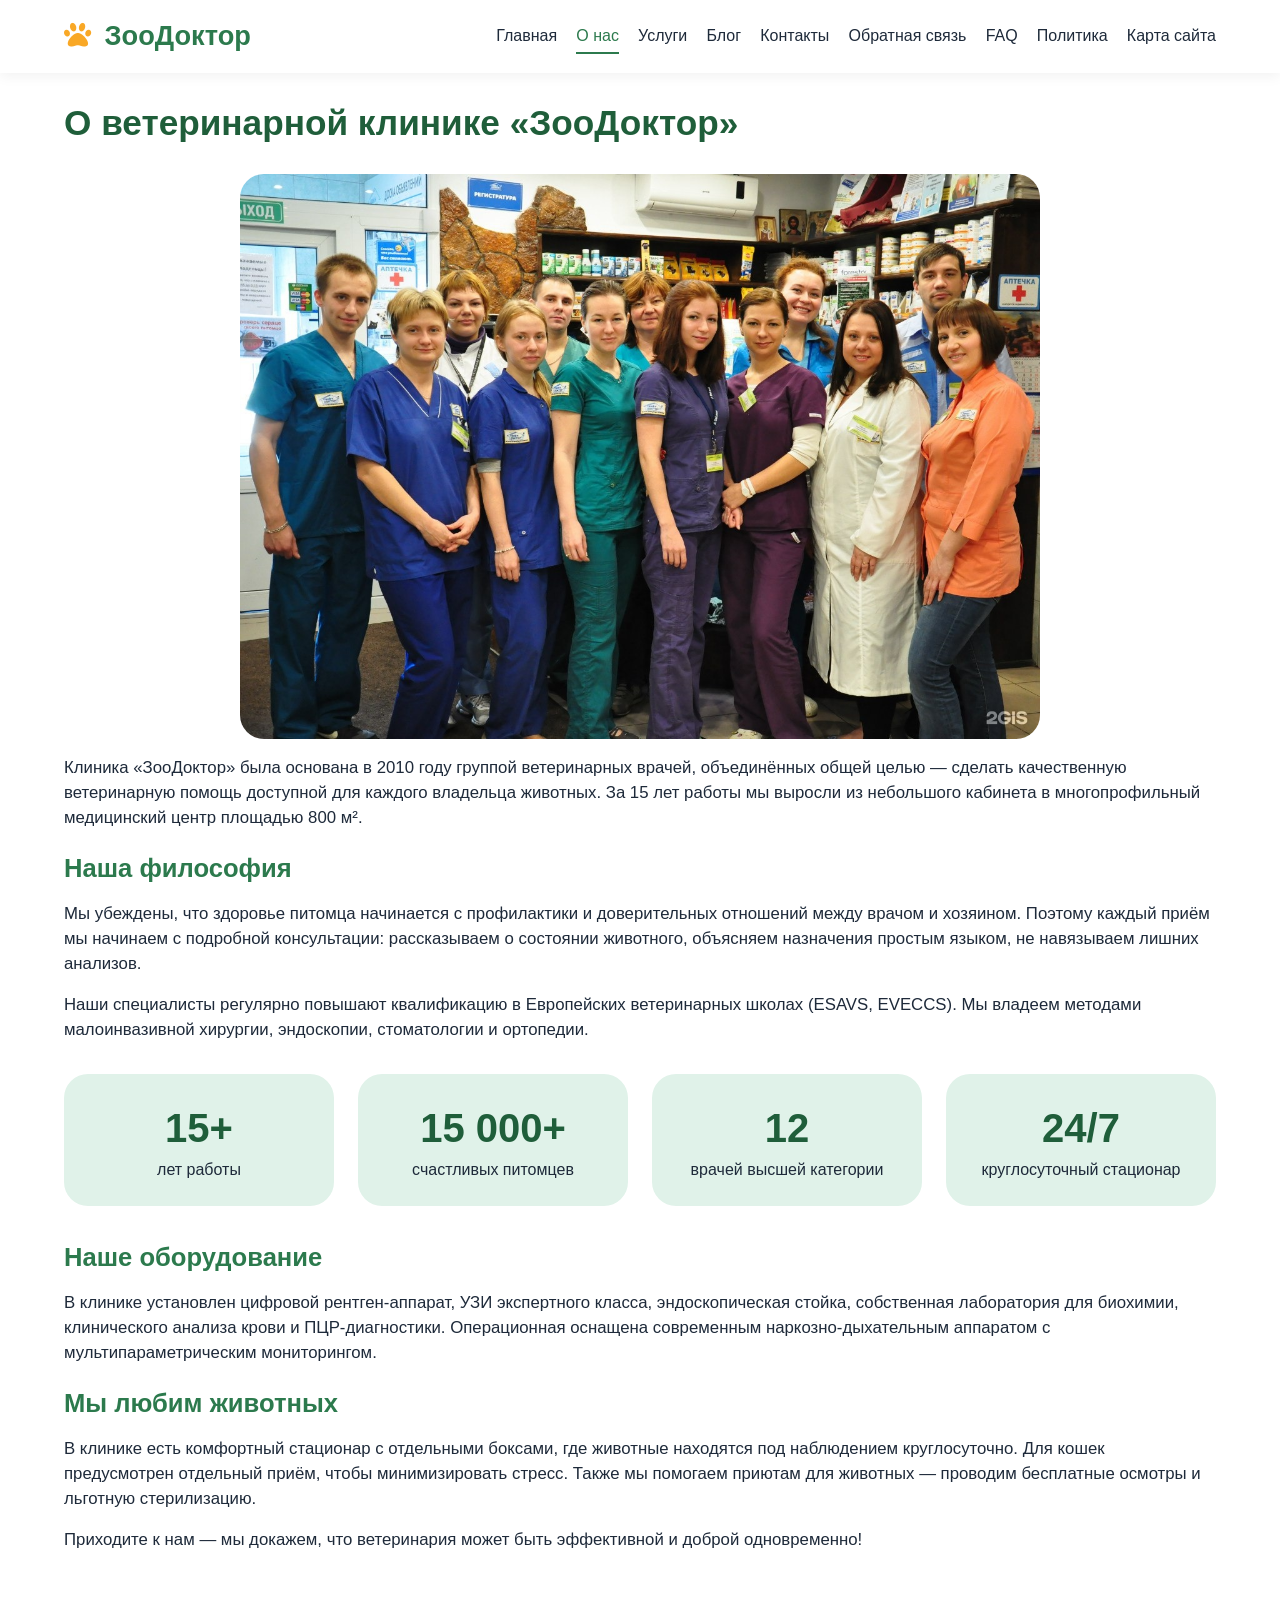
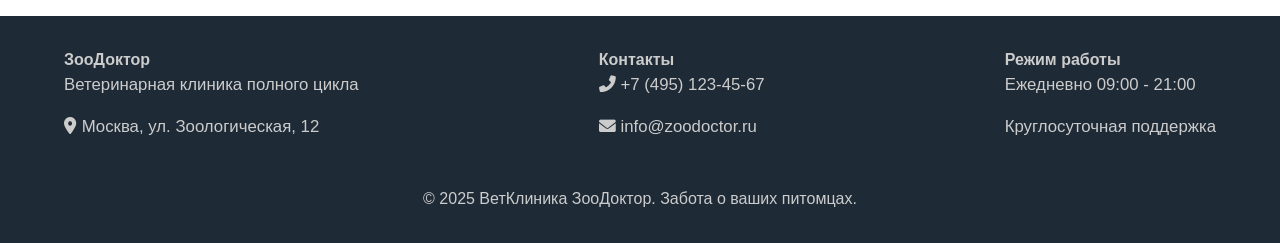
<file: VetClinica/about.html>
<!DOCTYPE html>
<html lang="ru">
<head>
    <meta charset="UTF-8">
    <meta name="viewport" content="width=device-width, initial-scale=1.0">
    <title>ЗооДоктор - О нас</title>
    <link rel="stylesheet" href="https://cdnjs.cloudflare.com/ajax/libs/font-awesome/6.0.0-beta3/css/all.min.css">
    <link rel="stylesheet" href="about.css">
</head>
<body>
<header>
    <div class="container">
        <div class="navbar">
            <div class="logo"><a href="index.html"><i class="fas fa-paw"></i> ЗооДоктор</a></div>
            <button class="nav-toggle" id="navToggle"><i class="fas fa-bars"></i></button>
            <ul class="nav-menu" id="navMenu">
                <li><a href="index.html">Главная</a></li>
                <li><a href="about.html" class="active">О нас</a></li>
                <li><a href="catalog.html">Услуги</a></li>
                <li><a href="blog.html">Блог</a></li>
                <li><a href="contacts.html">Контакты</a></li>
                <li><a href="feedback.html">Обратная связь</a></li>
                <li><a href="faq.html">FAQ</a></li>
                <li><a href="privacy.html">Политика</a></li>
                <li><a href="sitemap.html">Карта сайта</a></li>
            </ul>
        </div>
    </div>
</header>
<main class="container">
    <h1>О ветеринарной клинике «ЗооДоктор»</h1>
    <img src="hh.png" alt="Команда врачей клиники ЗооДоктор">
    
    <p>Клиника «ЗооДоктор» была основана в 2010 году группой ветеринарных врачей, объединённых общей целью — сделать качественную ветеринарную помощь доступной для каждого владельца животных. За 15 лет работы мы выросли из небольшого кабинета в многопрофильный медицинский центр площадью 800 м².</p>
    
    <h2>Наша философия</h2>
    <p>Мы убеждены, что здоровье питомца начинается с профилактики и доверительных отношений между врачом и хозяином. Поэтому каждый приём мы начинаем с подробной консультации: рассказываем о состоянии животного, объясняем назначения простым языком, не навязываем лишних анализов.</p>
    <p>Наши специалисты регулярно повышают квалификацию в Европейских ветеринарных школах (ESAVS, EVECCS). Мы владеем методами малоинвазивной хирургии, эндоскопии, стоматологии и ортопедии.</p>
    
    <div class="stats">
        <div class="stat-card"><div class="number">15+</div><div>лет работы</div></div>
        <div class="stat-card"><div class="number">15 000+</div><div>счастливых питомцев</div></div>
        <div class="stat-card"><div class="number">12</div><div>врачей высшей категории</div></div>
        <div class="stat-card"><div class="number">24/7</div><div>круглосуточный стационар</div></div>
    </div>
    
    <h2>Наше оборудование</h2>
    <p>В клинике установлен цифровой рентген-аппарат, УЗИ экспертного класса, эндоскопическая стойка, собственная лаборатория для биохимии, клинического анализа крови и ПЦР-диагностики. Операционная оснащена современным наркозно-дыхательным аппаратом с мультипараметрическим мониторингом.</p>
    
    <h2>Мы любим животных</h2>
    <p>В клинике есть комфортный стационар с отдельными боксами, где животные находятся под наблюдением круглосуточно. Для кошек предусмотрен отдельный приём, чтобы минимизировать стресс. Также мы помогаем приютам для животных — проводим бесплатные осмотры и льготную стерилизацию.</p>
    <p>Приходите к нам — мы докажем, что ветеринария может быть эффективной и доброй одновременно!</p>
</main>
<footer>
    <div class="container">
        <div class="footer-content">
            <div class="footer-col"><h4>ЗооДоктор</h4><p>Ветеринарная клиника полного цикла</p><p><i class="fas fa-map-marker-alt"></i> Москва, ул. Зоологическая, 12</p></div>
            <div class="footer-col"><h4>Контакты</h4><p><i class="fas fa-phone-alt"></i> +7 (495) 123-45-67</p><p><i class="fas fa-envelope"></i> info@zoodoctor.ru</p></div>
            <div class="footer-col"><h4>Режим работы</h4><p>Ежедневно 09:00 - 21:00</p><p>Круглосуточная поддержка</p></div>
        </div>
        <div style="text-align:center; margin-top:2rem;">&copy; 2025 ВетКлиника ЗооДоктор. Забота о ваших питомцах.</div>
    </div>
</footer>
<script>document.getElementById('navToggle')?.addEventListener('click',()=>document.getElementById('navMenu').classList.toggle('show'));</script>
</body>
</html>
</file>
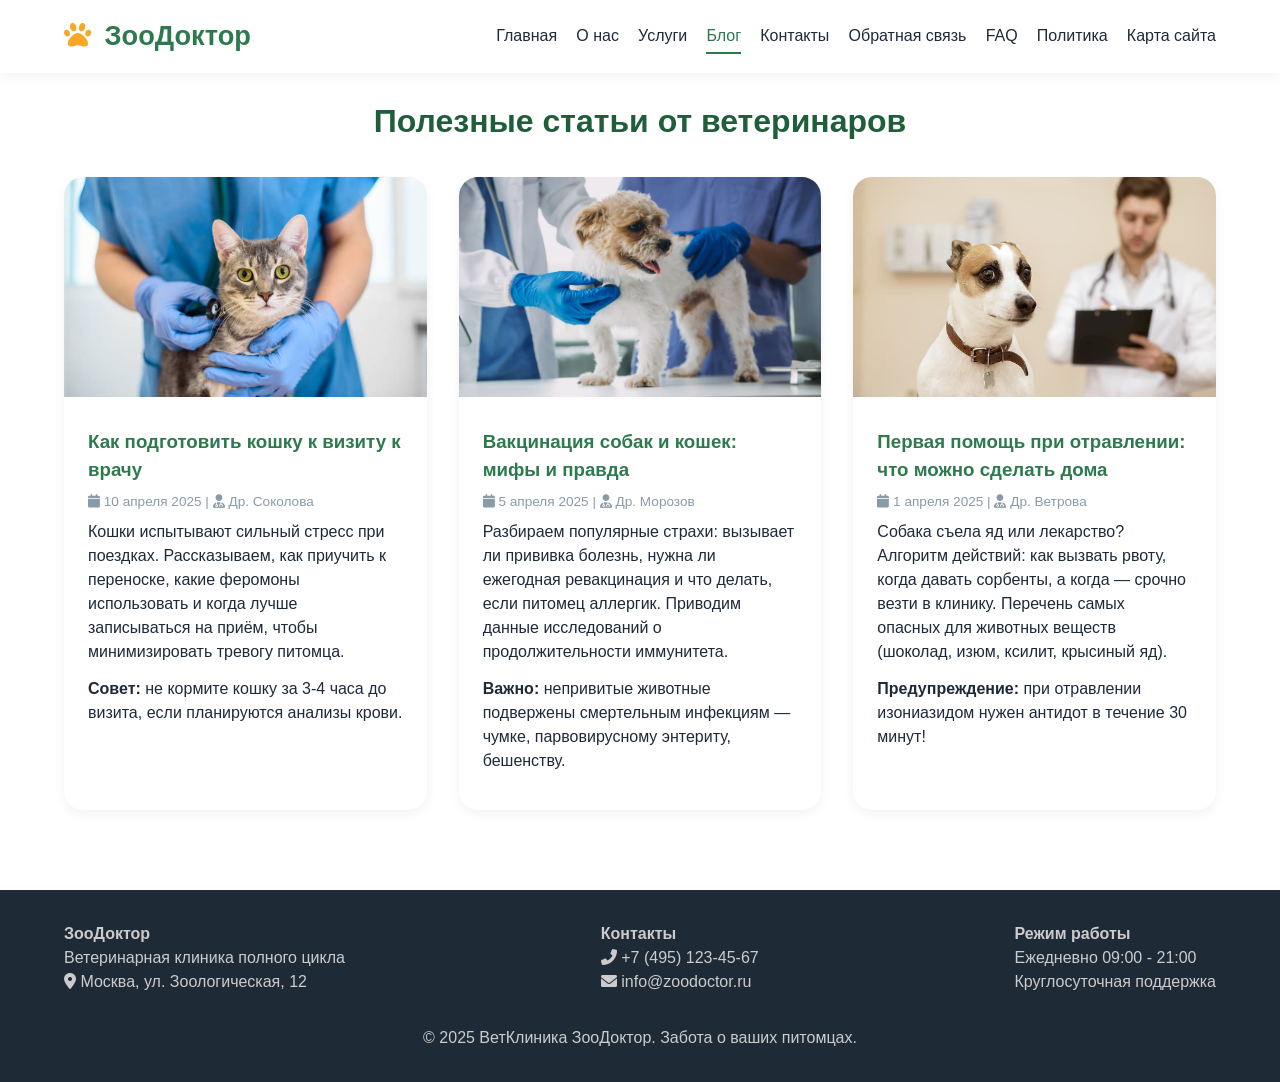
<file: VetClinica/blog.html>
<!DOCTYPE html>
<html lang="ru">

<head>
    <meta charset="UTF-8">
    <meta name="viewport" content="width=device-width, initial-scale=1.0">
    <title>ЗооДоктор - Блог</title>
    <link rel="stylesheet" href="https://cdnjs.cloudflare.com/ajax/libs/font-awesome/6.0.0-beta3/css/all.min.css">
    <link rel="stylesheet" href="blog.css">
</head>

<body>
    <header>
        <div class="container">
            <div class="navbar">
                <div class="logo"><a href="index.html"><i class="fas fa-paw"></i> ЗооДоктор</a></div>
                <button class="nav-toggle" id="navToggle"><i class="fas fa-bars"></i></button>
                <ul class="nav-menu" id="navMenu">
                    <li><a href="index.html">Главная</a></li>
                    <li><a href="about.html">О нас</a></li>
                    <li><a href="catalog.html">Услуги</a></li>
                    <li><a href="blog.html" class="active">Блог</a></li>
                    <li><a href="contacts.html">Контакты</a></li>
                    <li><a href="feedback.html">Обратная связь</a></li>
                    <li><a href="faq.html">FAQ</a></li>
                    <li><a href="privacy.html">Политика</a></li>
                    <li><a href="sitemap.html">Карта сайта</a></li>
                </ul>
            </div>
        </div>
    </header>
    <main class="container">
        <h1>Полезные статьи от ветеринаров</h1>
        <div class="blog-grid">
            <div class="blog-card"><img src="img/кошка.jpg" alt="Кошка у ветеринара">
                <div class="content">
                    <h3>Как подготовить кошку к визиту к врачу</h3>
                    <div class="meta"><i class="fas fa-calendar"></i> 10 апреля 2025 | <i class="fas fa-user-md"></i>
                        Др. Соколова</div>
                    <p>Кошки испытывают сильный стресс при поездках. Рассказываем, как приучить к переноске, какие
                        феромоны использовать и когда лучше записываться на приём, чтобы минимизировать тревогу питомца.
                    </p>
                    <p><strong>Совет:</strong> не кормите кошку за 3-4 часа до визита, если планируются анализы крови.
                    </p>
                </div>
            </div>
            <div class="blog-card"><img src="img/собака.jpg" alt="Вакцинация собаки">
                <div class="content">
                    <h3>Вакцинация собак и кошек: мифы и правда</h3>
                    <div class="meta"><i class="fas fa-calendar"></i> 5 апреля 2025 | <i class="fas fa-user-md"></i> Др.
                        Морозов</div>
                    <p>Разбираем популярные страхи: вызывает ли прививка болезнь, нужна ли ежегодная ревакцинация и что
                        делать, если питомец аллергик. Приводим данные исследований о продолжительности иммунитета.</p>
                    <p><strong>Важно:</strong> непривитые животные подвержены смертельным инфекциям — чумке,
                        парвовирусному энтериту, бешенству.</p>
                </div>
            </div>
            <div class="blog-card"><img src="img/соббббака.jpg" alt="Первая помощь собаке">
                <div class="content">
                    <h3>Первая помощь при отравлении: что можно сделать дома</h3>
                    <div class="meta"><i class="fas fa-calendar"></i> 1 апреля 2025 | <i class="fas fa-user-md"></i> Др.
                        Ветрова</div>
                    <p>Собака съела яд или лекарство? Алгоритм действий: как вызвать рвоту, когда давать сорбенты, а
                        когда — срочно везти в клинику. Перечень самых опасных для животных веществ (шоколад, изюм,
                        ксилит, крысиный яд).</p>
                    <p><strong>Предупреждение:</strong> при отравлении изониазидом нужен антидот в течение 30 минут!</p>
                </div>
            </div>
        </div>
    </main>
    <footer>
        <div class="container">
            <div class="footer-content">
                <div class="footer-col">
                    <h4>ЗооДоктор</h4>
                    <p>Ветеринарная клиника полного цикла</p>
                    <p><i class="fas fa-map-marker-alt"></i> Москва, ул. Зоологическая, 12</p>
                </div>
                <div class="footer-col">
                    <h4>Контакты</h4>
                    <p><i class="fas fa-phone-alt"></i> +7 (495) 123-45-67</p>
                    <p><i class="fas fa-envelope"></i> info@zoodoctor.ru</p>
                </div>
                <div class="footer-col">
                    <h4>Режим работы</h4>
                    <p>Ежедневно 09:00 - 21:00</p>
                    <p>Круглосуточная поддержка</p>
                </div>
            </div>
            <div style="text-align:center; margin-top:2rem;">&copy; 2025 ВетКлиника ЗооДоктор. Забота о ваших питомцах.
            </div>
        </div>
    </footer>
    <script>docume
            < script >
            document.getElementById('navToggle')?.addEventListener('click', () => document.getElementById('navMenu').classList.toggle('show'));
        document.getElementById('subscribeForm')?.addEventListener('submit', (e) => {
            e.preventDefault();
            document.getElementById('subMsg').innerHTML = '<span style="color:#2c7a4d;">Спасибо! Вы подписаны на рассылку.</span>';
            e.target.reset();
        });
    </script>
</body>

</html>
</file>
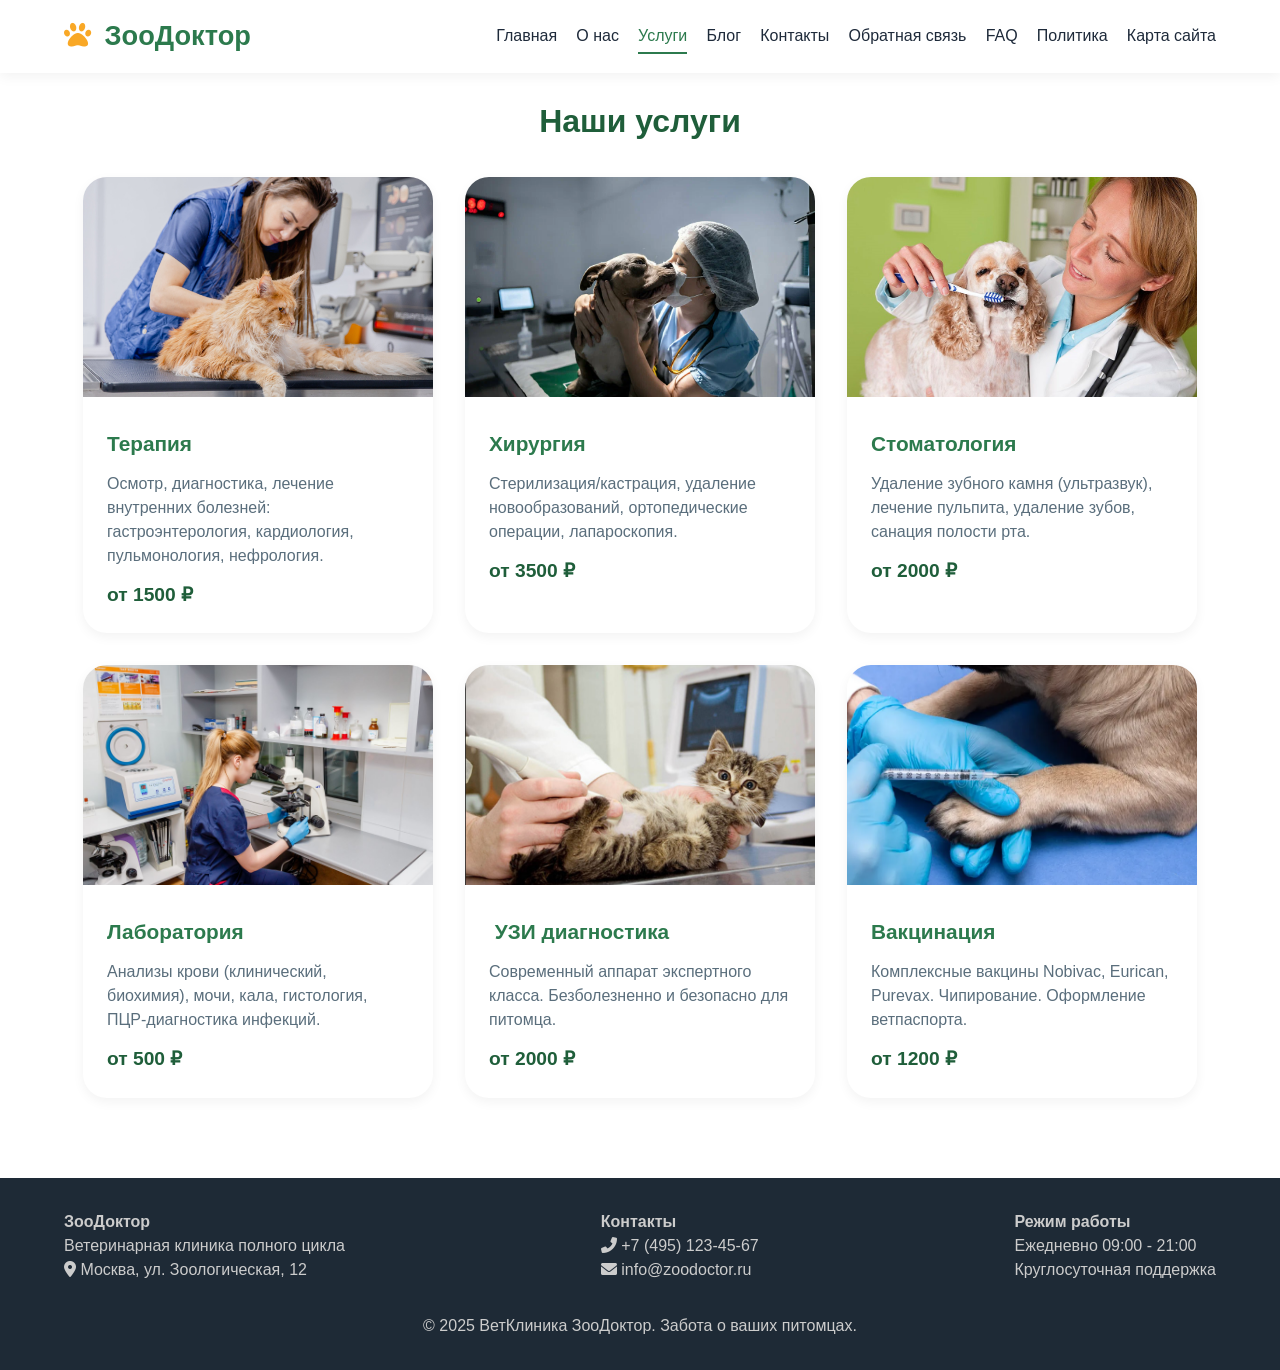
<file: VetClinica/catalog.html>
<!DOCTYPE html>
<html lang="ru">

<head>
    <meta charset="UTF-8">
    <meta name="viewport" content="width=device-width, initial-scale=1.0">
    <title>ЗооДоктор - Услуги</title>
    <link rel="stylesheet" href="https://cdnjs.cloudflare.com/ajax/libs/font-awesome/6.0.0-beta3/css/all.min.css">
    <link rel="stylesheet" href="catalog.css">
</head>

<body>
    <header>
        <div class="container">
            <div class="navbar">
                <div class="logo"><a href="index.html"><i class="fas fa-paw"></i> ЗооДоктор</a></div>
                <button class="nav-toggle" id="navToggle"><i class="fas fa-bars"></i></button>
                <ul class="nav-menu" id="navMenu">
                    <li><a href="index.html">Главная</a></li>
                    <li><a href="about.html">О нас</a></li>
                    <li><a href="catalog.html" class="active">Услуги</a></li>
                    <li><a href="blog.html">Блог</a></li>
                    <li><a href="contacts.html">Контакты</a></li>
                    <li><a href="feedback.html">Обратная связь</a></li>
                    <li><a href="faq.html">FAQ</a></li>
                    <li><a href="privacy.html">Политика</a></li>
                    <li><a href="sitemap.html">Карта сайта</a></li>
                </ul>
            </div>
        </div>
    </header>
    <main class="container">
        <h1>Наши услуги</h1>
        <div class="cards">
            <div class="card"><img src="img/ф.jpg" alt="Терапия">
                <div class="card-content">
                    <h3>Терапия</h3>
                    <p>Осмотр, диагностика, лечение внутренних болезней: гастроэнтерология, кардиология, пульмонология,
                        нефрология.</p>
                    <div class="price">от 1500 ₽</div>
                </div>
            </div>
            <div class="card"><img src="img/п.png" alt="Хирургия">
                <div class="card-content">
                    <h3>Хирургия</h3>
                    <p>Стерилизация/кастрация, удаление новообразований, ортопедические операции, лапароскопия.</p>
                    <div class="price">от 3500 ₽</div>
                </div>
            </div>
            <div class="card"><img src="img/стоматология.jpg" alt="Стоматология">
                <div class="card-content">
                    <h3>Стоматология</h3>
                    <p>Удаление зубного камня (ультразвук), лечение пульпита, удаление зубов, санация полости рта.</p>
                    <div class="price">от 2000 ₽</div>
                </div>
            </div>
            <div class="card"><img src="img/лаборатория.jpg" alt="Лаборатория">
                <div class="card-content">
                    <h3>Лаборатория</h3>
                    <p>Анализы крови (клинический, биохимия), мочи, кала, гистология, ПЦР-диагностика инфекций.</p>
                    <div class="price">от 500 ₽</div>
                </div>
            </div>
            <a href="service-detail.html" class="card" style="text-decoration: none; display: block;">
                <img src="img/узи.png" alt="УЗИ диагностика">
                <div class="card-content">
                    <h3><i class="fas fa-waveform"></i> УЗИ диагностика</h3>
                    <p>Современный аппарат экспертного класса. Безболезненно и безопасно для питомца.</p>
                    <div class="price">от 2000 ₽</div>
                </div>
            </a>
            <div class="card"><img src="img/вакцинация.webp" alt="Вакцинация">
                <div class="card-content">
                    <h3>Вакцинация</h3>
                    <p>Комплексные вакцины Nobivac, Eurican, Purevax. Чипирование. Оформление ветпаспорта.</p>
                    <div class="price">от 1200 ₽</div>
                </div>
            </div>
        </div>
    </main>
    <footer>
        <div class="container">
            <div class="footer-content">
                <div class="footer-col">
                    <h4>ЗооДоктор</h4>
                    <p>Ветеринарная клиника полного цикла</p>
                    <p><i class="fas fa-map-marker-alt"></i> Москва, ул. Зоологическая, 12</p>
                </div>
                <div class="footer-col">
                    <h4>Контакты</h4>
                    <p><i class="fas fa-phone-alt"></i> +7 (495) 123-45-67</p>
                    <p><i class="fas fa-envelope"></i> info@zoodoctor.ru</p>
                </div>
                <div class="footer-col">
                    <h4>Режим работы</h4>
                    <p>Ежедневно 09:00 - 21:00</p>
                    <p>Круглосуточная поддержка</p>
                </div>
            </div>
            <div style="text-align:center; margin-top:2rem;">&copy; 2025 ВетКлиника ЗооДоктор. Забота о ваших питомцах.
            </div>
        </div>
    </footer>
    <script>docume
            < script > document.getElementById('navToggle')?.addEventListener('click', () => document.getElementById('navMenu').classList.toggle('show'));</script>
</body>

</html>
</file>
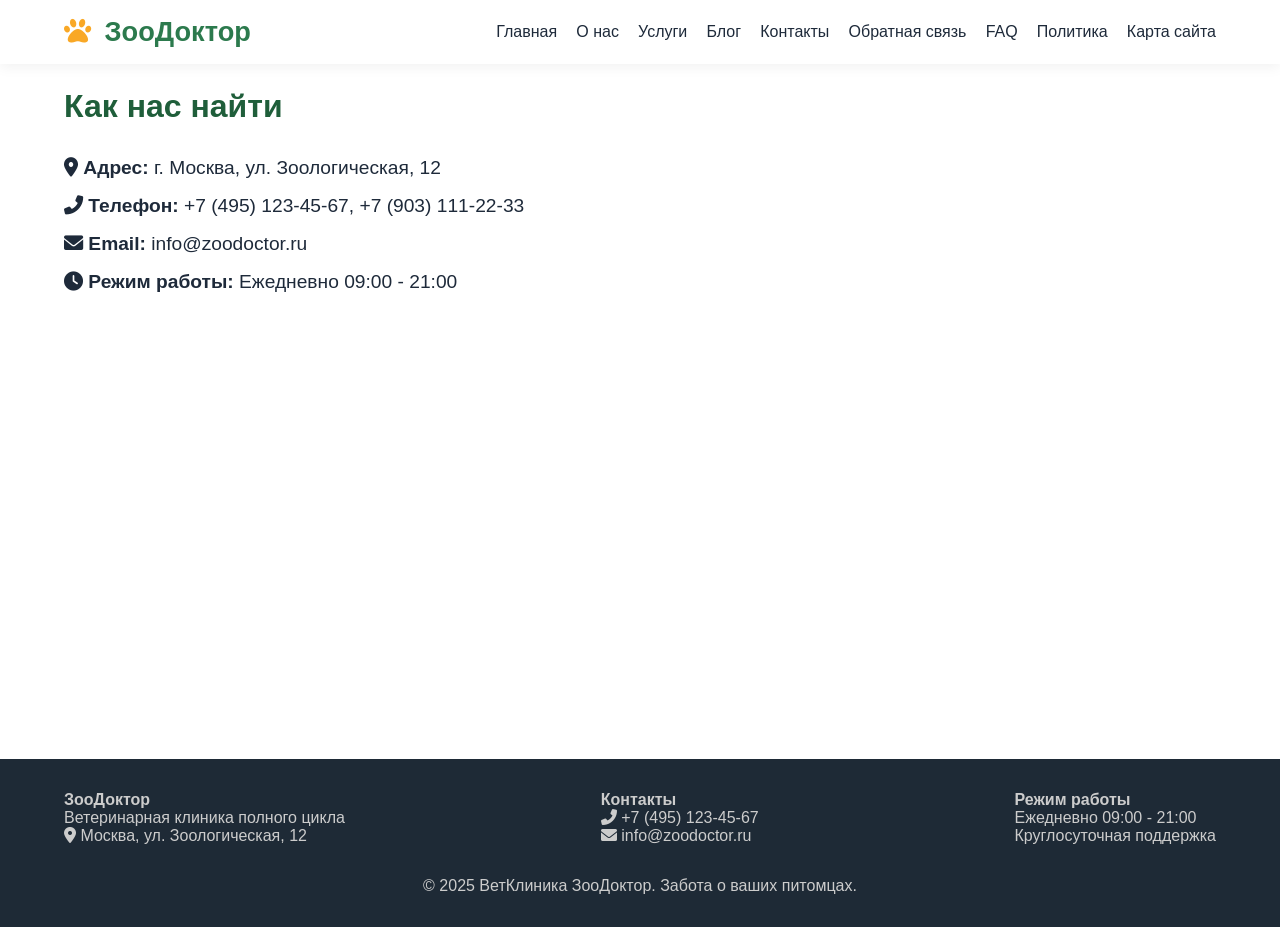
<file: VetClinica/contacts.html>
<!DOCTYPE html>
<html lang="ru">

<head>
    <meta charset="UTF-8">
    <meta name="viewport" content="width=device-width, initial-scale=1.0">
    <title>ЗооДоктор - Контакты</title>
    <link rel="stylesheet" href="https://cdnjs.cloudflare.com/ajax/libs/font-awesome/6.0.0-beta3/css/all.min.css">
    <link rel="stylesheet" href="contacts.css">
</head>

<body>
    <header>
        <div class="container">
            <div class="navbar">
                <div class="logo"><a href="index.html"><i class="fas fa-paw"></i> ЗооДоктор</a></div><button
                    class="nav-toggle" id="navToggle"><i class="fas fa-bars"></i></button>
                <ul class="nav-menu" id="navMenu">
                    <li><a href="index.html">Главная</a></li>
                    <li><a href="about.html">О нас</a></li>
                    <li><a href="catalog.html">Услуги</a></li>
                    <li><a href="blog.html">Блог</a></li>
                    <li><a href="contacts.html">Контакты</a></li>
                    <li><a href="feedback.html">Обратная связь</a></li>
                    <li><a href="faq.html">FAQ</a></li>
                    <li><a href="privacy.html">Политика</a></li>
                    <li><a href="sitemap.html">Карта сайта</a></li>
                </ul>
            </div>
        </div>
    </header>
    <main class="container">
        <h1>Как нас найти</h1>
        <div class="contact-info">
            <p><i class="fas fa-map-marker-alt"></i> <strong>Адрес:</strong> г. Москва, ул. Зоологическая, 12</p>
            <p><i class="fas fa-phone-alt"></i> <strong>Телефон:</strong> +7 (495) 123-45-67, +7 (903) 111-22-33</p>
            <p><i class="fas fa-envelope"></i> <strong>Email:</strong> info@zoodoctor.ru</p>
            <p><i class="fas fa-clock"></i> <strong>Режим работы:</strong> Ежедневно 09:00 - 21:00</p>
        </div>
        <iframe width="100%" height="350" style="border:0; border-radius:24px;"
            src="https://www.openstreetmap.org/export/embed.html?bbox=37.617%2C55.751%2C37.619%2C55.753&layer=mapnik&marker=55.752%2C37.618"></iframe>
    </main>
    <footer>
        <div class="container">
            <div class="footer-content">
                <div class="footer-col">
                    <h4>ЗооДоктор</h4>
                    <p>Ветеринарная клиника полного цикла</p>
                    <p><i class="fas fa-map-marker-alt"></i> Москва, ул. Зоологическая, 12</p>
                </div>
                <div class="footer-col">
                    <h4>Контакты</h4>
                    <p><i class="fas fa-phone-alt"></i> +7 (495) 123-45-67</p>
                    <p><i class="fas fa-envelope"></i> info@zoodoctor.ru</p>
                </div>
                <div class="footer-col">
                    <h4>Режим работы</h4>
                    <p>Ежедневно 09:00 - 21:00</p>
                    <p>Круглосуточная поддержка</p>
                </div>
            </div>
            <div style="text-align:center; margin-top:2rem;">&copy; 2025 ВетКлиника ЗооДоктор. Забота о ваших питомцах.
            </div>
        </div>
    </footer>
    <script>docume
            < script > document.getElementById('navToggle')?.addEventListener('click', () => document.getElementById('navMenu').classList.toggle('show'));</script>
</body>

</html>
</file>
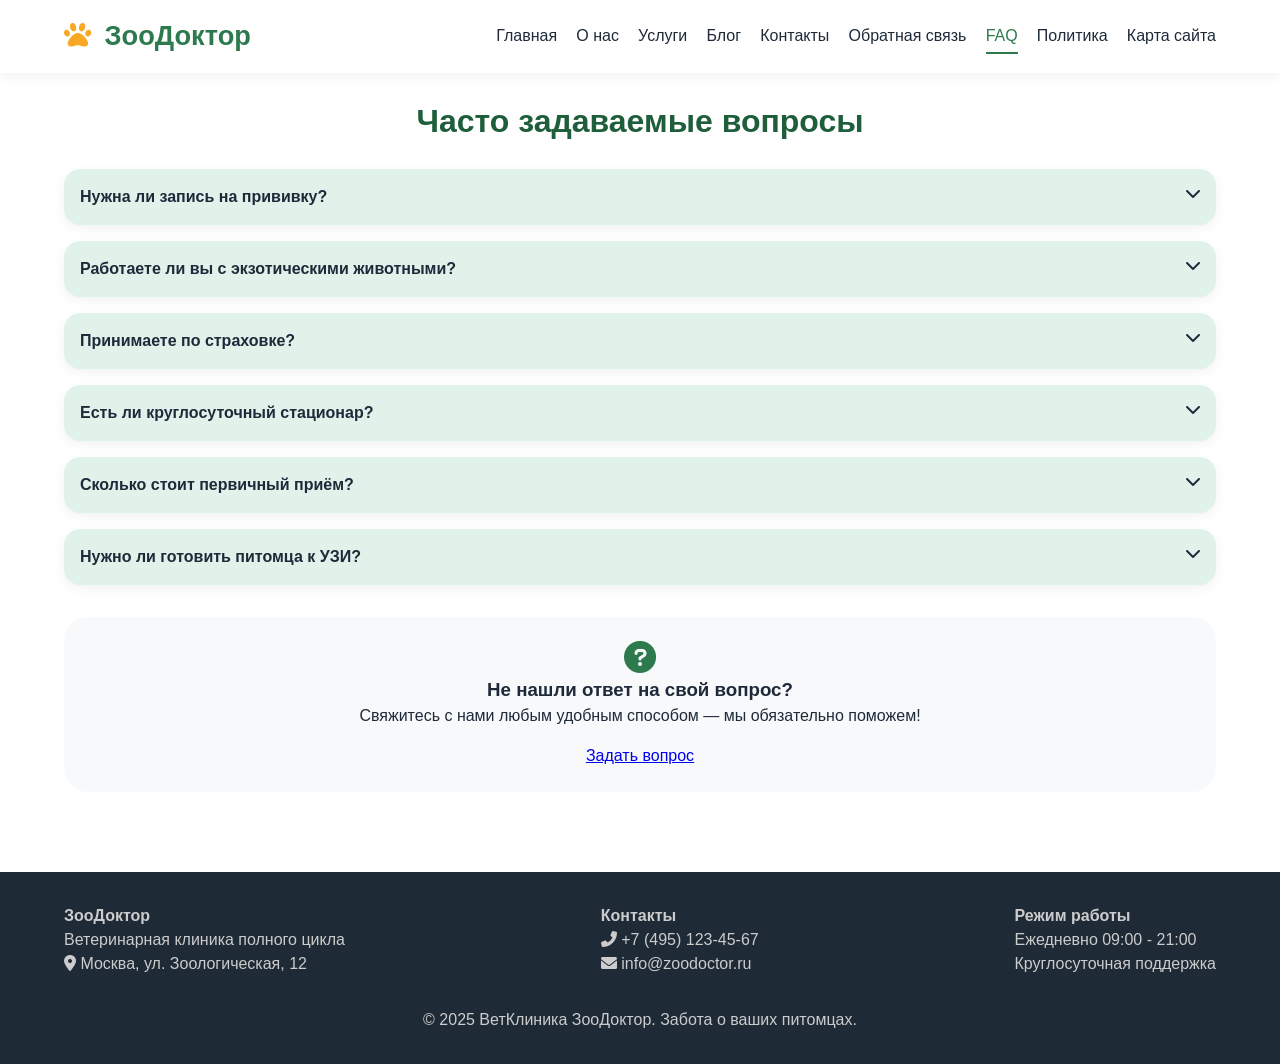
<file: VetClinica/faq.html>
<!DOCTYPE html>
<html lang="ru">

<head>
    <meta charset="UTF-8">
    <meta name="viewport" content="width=device-width, initial-scale=1.0">
    <title>ЗооДоктор - FAQ</title>
    <link rel="stylesheet" href="https://cdnjs.cloudflare.com/ajax/libs/font-awesome/6.0.0-beta3/css/all.min.css">
    <link rel="stylesheet" href="faq.css">
</head>

<body>
    <header>
        <div class="container">
            <div class="navbar">
                <div class="logo"><a href="index.html"><i class="fas fa-paw"></i> ЗооДоктор</a></div>
                <button class="nav-toggle" id="navToggle"><i class="fas fa-bars"></i></button>
                <ul class="nav-menu" id="navMenu">
                    <li><a href="index.html">Главная</a></li>
                    <li><a href="about.html">О нас</a></li>
                    <li><a href="catalog.html">Услуги</a></li>
                    <li><a href="blog.html">Блог</a></li>
                    <li><a href="contacts.html">Контакты</a></li>
                    <li><a href="feedback.html">Обратная связь</a></li>
                    <li><a href="faq.html" class="active">FAQ</a></li>
                    <li><a href="privacy.html">Политика</a></li>
                    <li><a href="sitemap.html">Карта сайта</a></li>
                </ul>
            </div>
        </div>
    </header>
    <main class="container">
        <h1>Часто задаваемые вопросы</h1>
        <div id="faqContainer">
            <div class="faq-item">
                <div class="faq-question">Нужна ли запись на прививку? <i class="fas fa-chevron-down"></i></div>
                <div class="faq-answer">
                    <p>Да, предварительная запись обязательна. Вы можете записаться по телефону +7 (495) 123-45-67 или
                        через форму обратной связи. Прививки проводятся ежедневно с 10:00 до 19:00. С собой нужно иметь
                        ветпаспорт (если есть).</p>
                </div>
            </div>
            <div class="faq-item">
                <div class="faq-question">Работаете ли вы с экзотическими животными? <i class="fas fa-chevron-down"></i>
                </div>
                <div class="faq-answer">
                    <p>Да, у нас есть специалист-ратолог (грызуны, кролики, хорьки) и орнитолог (птицы). Также принимаем
                        рептилий и амфибий. Для экзотических животных запись ведётся только к профильным врачам,
                        уточняйте расписание по телефону.</p>
                </div>
            </div>
            <div class="faq-item">
                <div class="faq-question">Принимаете по страховке? <i class="fas fa-chevron-down"></i></div>
                <div class="faq-answer">
                    <p>Да, мы работаем со страховыми компаниями: «Согласие», «Росгосстрах», «Ингосстрах»,
                        «АльфаСтрахование». Перед приёмом уточните условия вашего полиса. Мы поможем оформить все
                        необходимые документы для страхового случая.</p>
                </div>
            </div>
            <div class="faq-item">
                <div class="faq-question">Есть ли круглосуточный стационар? <i class="fas fa-chevron-down"></i></div>
                <div class="faq-answer">
                    <p>Да, в клинике работает стационар 24/7 для собак и кошек. Отдельные боксы с подогревом,
                        круглосуточное наблюдение врача, инфузионная терапия, оксигенотерапия. Стоимость пребывания — от
                        1500 ₽/сутки.</p>
                </div>
            </div>
            <div class="faq-item">
                <div class="faq-question">Сколько стоит первичный приём? <i class="fas fa-chevron-down"></i></div>
                <div class="faq-answer">
                    <p>Первичный приём врача-терапевта стоит 1200 ₽ (включает осмотр, термометрию, консультацию). Приём
                        узких специалистов (хирург, кардиолог, невролог) — от 1500 ₽. Повторный приём — 1000 ₽.</p>
                </div>
            </div>
            <div class="faq-item">
                <div class="faq-question">Нужно ли готовить питомца к УЗИ? <i class="fas fa-chevron-down"></i></div>
                <div class="faq-answer">
                    <p>Для УЗИ брюшной полости необходима голодная диета 8-12 часов, а также полный мочевой пузырь (не
                        выгуливать собаку за 2-3 часа до процедуры). УЗИ сердца специальной подготовки не требует, но
                        нужно спокойное состояние животного.</p>
                </div>
            </div>
        </div>
        <div class="help-block">
            <i class="fas fa-question-circle fa-2x" style="color:#2c7a4d;"></i>
            <h3>Не нашли ответ на свой вопрос?</h3>
            <p>Свяжитесь с нами любым удобным способом — мы обязательно поможем!</p>
            <a href="feedback.html" class="btn" style="display:inline-block; margin-top:1rem;">Задать вопрос</a>
        </div>
    </main>
    <footer>
        <div class="container">
            <div class="footer-content">
                <div class="footer-col">
                    <h4>ЗооДоктор</h4>
                    <p>Ветеринарная клиника полного цикла</p>
                    <p><i class="fas fa-map-marker-alt"></i> Москва, ул. Зоологическая, 12</p>
                </div>
                <div class="footer-col">
                    <h4>Контакты</h4>
                    <p><i class="fas fa-phone-alt"></i> +7 (495) 123-45-67</p>
                    <p><i class="fas fa-envelope"></i> info@zoodoctor.ru</p>
                </div>
                <div class="footer-col">
                    <h4>Режим работы</h4>
                    <p>Ежедневно 09:00 - 21:00</p>
                    <p>Круглосуточная поддержка</p>
                </div>
            </div>
            <div style="text-align:center; margin-top:2rem;">&copy; 2025 ВетКлиника ЗооДоктор. Забота о ваших питомцах.
            </div>
        </div>
    </footer>
    <script>
        document.getElementById('navToggle')?.addEventListener('click', () => document.getElementById('navMenu').classList.toggle('show'));
        document.querySelectorAll('.faq-item').forEach(item => {
            const q = item.querySelector('.faq-question');
            q.addEventListener('click', () => {
                item.classList.toggle('active');
                const icon = q.querySelector('i');
                if (item.classList.contains('active')) icon.classList.replace('fa-chevron-down', 'fa-chevron-up');
                else icon.classList.replace('fa-chevron-up', 'fa-chevron-down');
            });
        });
    </script>
</body>

</html>
</file>
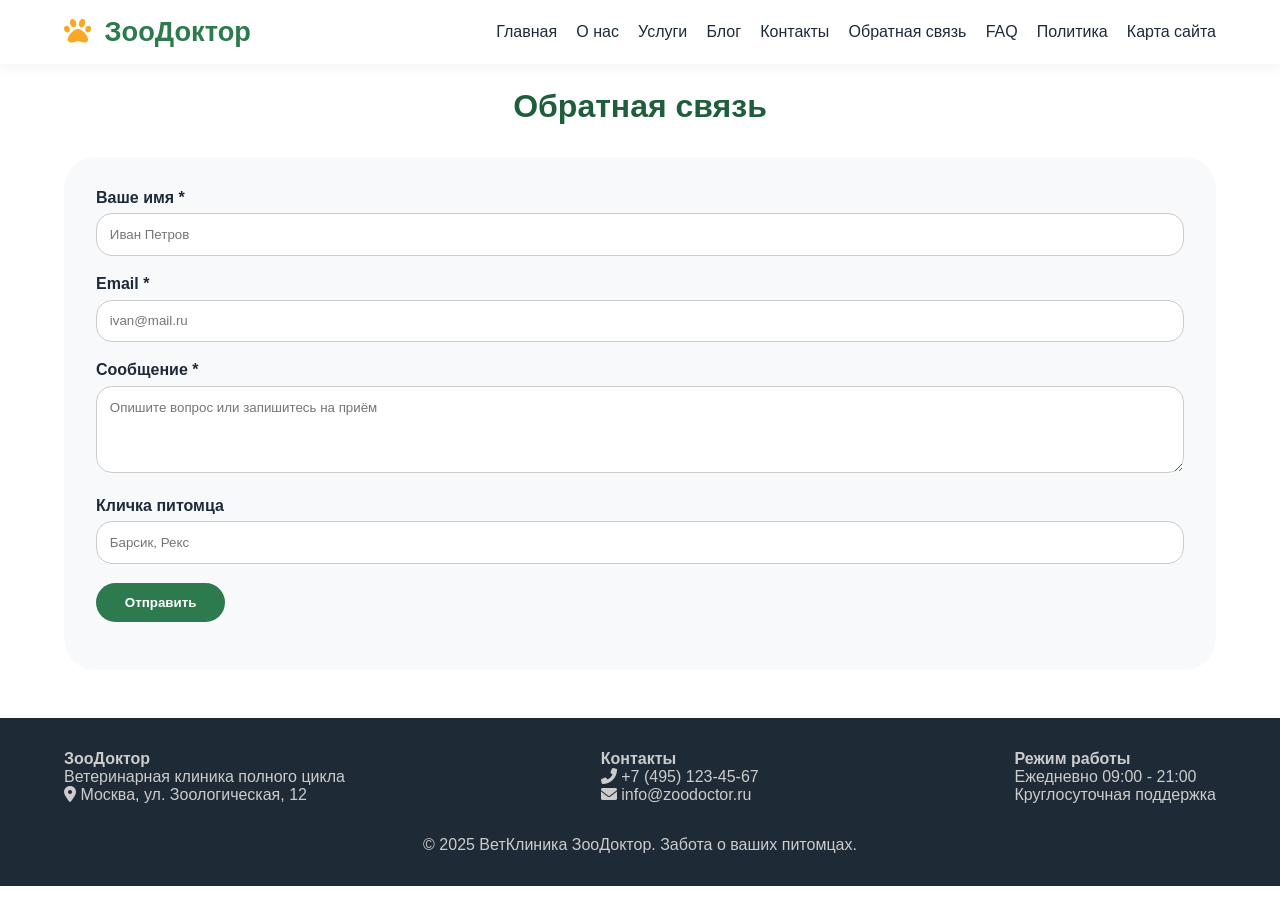
<file: VetClinica/feedback.html>
<!DOCTYPE html>
<html lang="ru">

<head>
    <meta charset="UTF-8">
    <meta name="viewport" content="width=device-width, initial-scale=1.0">
    <title>ЗооДоктор - Обратная связь</title>
    <link rel="stylesheet" href="https://cdnjs.cloudflare.com/ajax/libs/font-awesome/6.0.0-beta3/css/all.min.css">
    <link rel="stylesheet" href="feedback.css">
</head>

<body>
    <header>
        <div class="container">
            <div class="navbar">
                <div class="logo"><a href="index.html"><i class="fas fa-paw"></i> ЗооДоктор</a></div><button
                    class="nav-toggle" id="navToggle"><i class="fas fa-bars"></i></button>
                <ul class="nav-menu" id="navMenu">
                    <li><a href="index.html">Главная</a></li>
                    <li><a href="about.html">О нас</a></li>
                    <li><a href="catalog.html">Услуги</a></li>
                    <li><a href="blog.html">Блог</a></li>
                    <li><a href="contacts.html">Контакты</a></li>
                    <li><a href="feedback.html">Обратная связь</a></li>
                    <li><a href="faq.html">FAQ</a></li>
                    <li><a href="privacy.html">Политика</a></li>
                    <li><a href="sitemap.html">Карта сайта</a></li>
                </ul>
            </div>
        </div>
    </header>
    <main class="container">
        <h1>Обратная связь</h1>
        <div class="form-card">
            <form id="feedbackForm">
                <div class="form-group"><label>Ваше имя *</label><input type="text" id="name" placeholder="Иван Петров">
                </div>
                <div class="form-group"><label>Email *</label><input type="email" id="email" placeholder="ivan@mail.ru">
                </div>
                <div class="form-group"><label>Сообщение *</label><textarea id="message" rows="4"
                        placeholder="Опишите вопрос или запишитесь на приём"></textarea></div>
                <div class="form-group"><label>Кличка питомца</label><input type="text" id="pet"
                        placeholder="Барсик, Рекс"></div>
                <button type="submit" class="btn">Отправить</button>
                <div id="formMessage" style="margin-top:1rem;"></div>
            </form>
        </div>
    </main>
    <footer>
        <div class="container">
            <div class="footer-content">
                <div class="footer-col">
                    <h4>ЗооДоктор</h4>
                    <p>Ветеринарная клиника полного цикла</p>
                    <p><i class="fas fa-map-marker-alt"></i> Москва, ул. Зоологическая, 12</p>
                </div>
                <div class="footer-col">
                    <h4>Контакты</h4>
                    <p><i class="fas fa-phone-alt"></i> +7 (495) 123-45-67</p>
                    <p><i class="fas fa-envelope"></i> info@zoodoctor.ru</p>
                </div>
                <div class="footer-col">
                    <h4>Режим работы</h4>
                    <p>Ежедневно 09:00 - 21:00</p>
                    <p>Круглосуточная поддержка</p>
                </div>
            </div>
            <div style="text-align:center; margin-top:2rem;">&copy; 2025 ВетКлиника ЗооДоктор. Забота о ваших питомцах.
            </div>
        </div>
    </footer>
    <script>docume
            < script >
            document.getElementById('navToggle')?.addEventListener('click', () => document.getElementById('navMenu').classList.toggle('show'));
        const form = document.getElementById('feedbackForm');
        if (form) form.addEventListener('submit', (e) => {
            e.preventDefault();
            const name = document.getElementById('name').value.trim();
            const email = document.getElementById('email').value.trim();
            const msg = document.getElementById('message').value.trim();
            if (!name || !email || !msg) {
                document.getElementById('formMessage').innerHTML = '<span style="color:#d9534f;">Заполните все обязательные поля</span>';
                return;
            }
            if (!email.includes('@')) {
                document.getElementById('formMessage').innerHTML = '<span style="color:#d9534f;">Введите корректный email</span>';
                return;
            }
            window.location.href = 'thank-you.html';
        });
    </script>
</body>

</html>
</file>
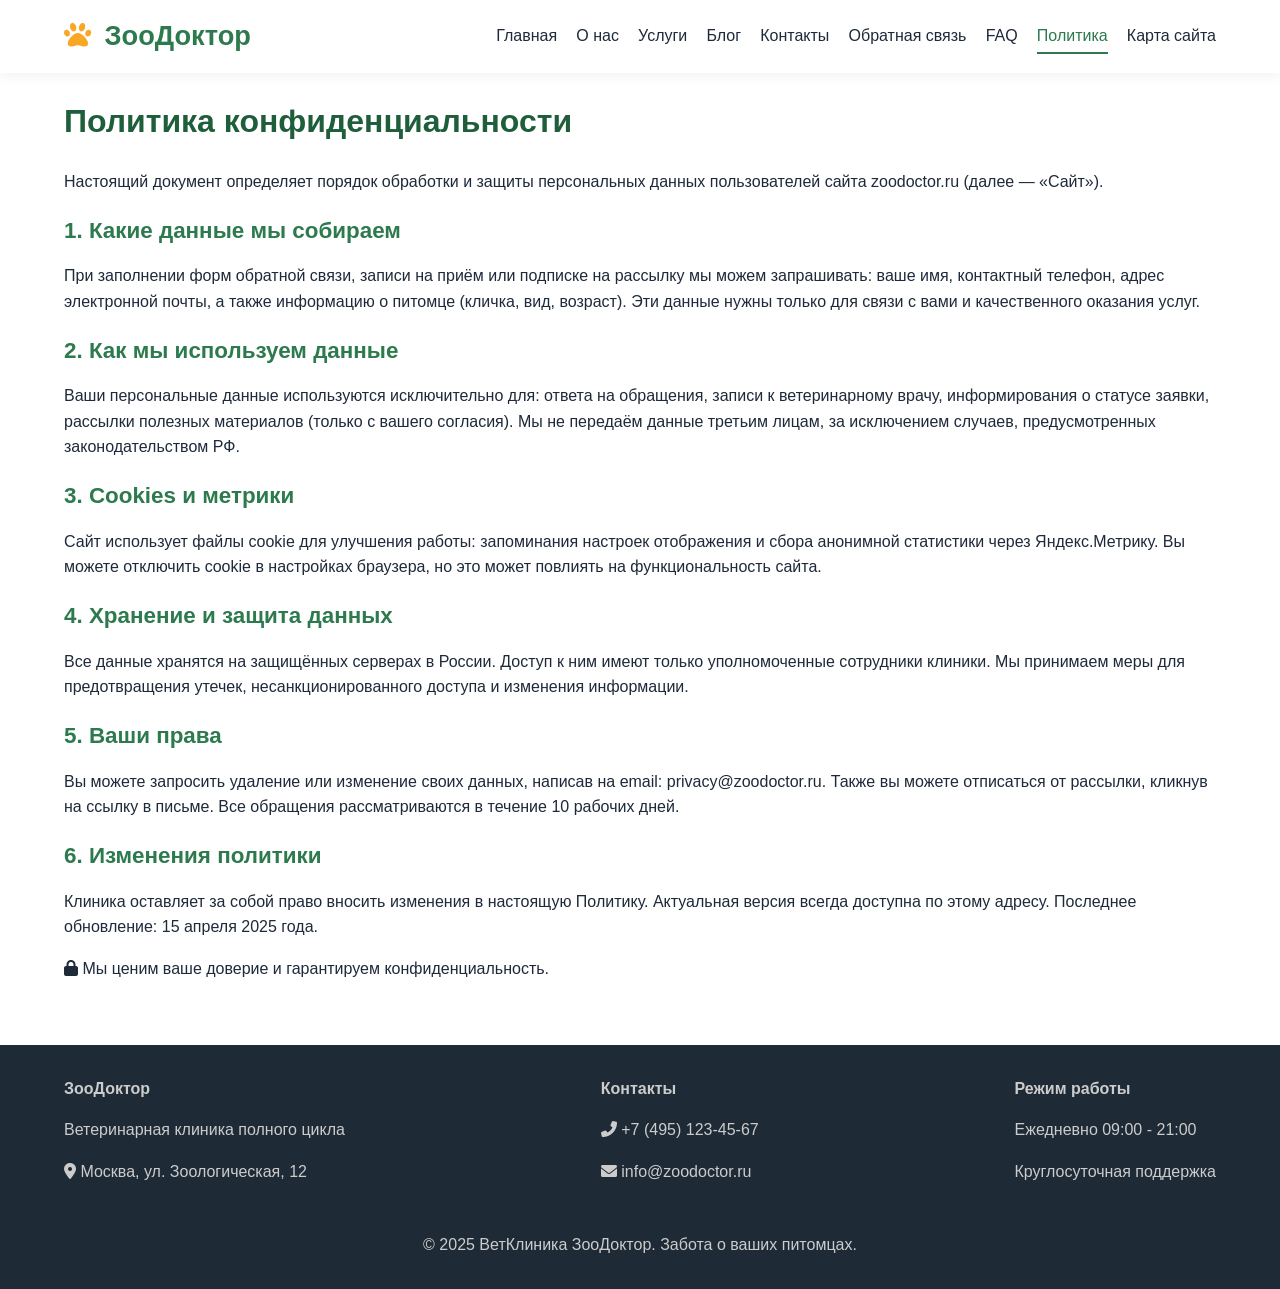
<file: VetClinica/privacy.html>
<!DOCTYPE html>
<html lang="ru">

<head>
    <meta charset="UTF-8">
    <meta name="viewport" content="width=device-width, initial-scale=1.0">
    <title>ЗооДоктор - Политика конфиденциальности</title>
    <link rel="stylesheet" href="https://cdnjs.cloudflare.com/ajax/libs/font-awesome/6.0.0-beta3/css/all.min.css">
    <link rel="stylesheet" href="privacy.css">
</head>

<body>
    <header>
        <div class="container">
            <div class="navbar">
                <div class="logo"><a href="index.html"><i class="fas fa-paw"></i> ЗооДоктор</a></div>
                <button class="nav-toggle" id="navToggle"><i class="fas fa-bars"></i></button>
                <ul class="nav-menu" id="navMenu">
                    <li><a href="index.html">Главная</a></li>
                    <li><a href="about.html">О нас</a></li>
                    <li><a href="catalog.html">Услуги</a></li>
                    <li><a href="blog.html">Блог</a></li>
                    <li><a href="contacts.html">Контакты</a></li>
                    <li><a href="feedback.html">Обратная связь</a></li>
                    <li><a href="faq.html">FAQ</a></li>
                    <li><a href="privacy.html" class="active">Политика</a></li>
                    <li><a href="sitemap.html">Карта сайта</a></li>
                </ul>
            </div>
        </div>
    </header>
    <main class="container">
        <h1>Политика конфиденциальности</h1>
        <p>Настоящий документ определяет порядок обработки и защиты персональных данных пользователей сайта zoodoctor.ru
            (далее — «Сайт»).</p>

        <h2>1. Какие данные мы собираем</h2>
        <p>При заполнении форм обратной связи, записи на приём или подписке на рассылку мы можем запрашивать: ваше имя,
            контактный телефон, адрес электронной почты, а также информацию о питомце (кличка, вид, возраст). Эти данные
            нужны только для связи с вами и качественного оказания услуг.</p>

        <h2>2. Как мы используем данные</h2>
        <p>Ваши персональные данные используются исключительно для: ответа на обращения, записи к ветеринарному врачу,
            информирования о статусе заявки, рассылки полезных материалов (только с вашего согласия). Мы не передаём
            данные третьим лицам, за исключением случаев, предусмотренных законодательством РФ.</p>

        <h2>3. Cookies и метрики</h2>
        <p>Сайт использует файлы cookie для улучшения работы: запоминания настроек отображения и сбора анонимной
            статистики через Яндекс.Метрику. Вы можете отключить cookie в настройках браузера, но это может повлиять на
            функциональность сайта.</p>

        <h2>4. Хранение и защита данных</h2>
        <p>Все данные хранятся на защищённых серверах в России. Доступ к ним имеют только уполномоченные сотрудники
            клиники. Мы принимаем меры для предотвращения утечек, несанкционированного доступа и изменения информации.
        </p>

        <h2>5. Ваши права</h2>
        <p>Вы можете запросить удаление или изменение своих данных, написав на email: privacy@zoodoctor.ru. Также вы
            можете отписаться от рассылки, кликнув на ссылку в письме. Все обращения рассматриваются в течение 10
            рабочих дней.</p>

        <h2>6. Изменения политики</h2>
        <p>Клиника оставляет за собой право вносить изменения в настоящую Политику. Актуальная версия всегда доступна по
            этому адресу. Последнее обновление: 15 апреля 2025 года.</p>

        <p><i class="fas fa-lock"></i> Мы ценим ваше доверие и гарантируем конфиденциальность.</p>
    </main>
    <footer>
        <div class="container">
            <div class="footer-content">
                <div class="footer-col">
                    <h4>ЗооДоктор</h4>
                    <p>Ветеринарная клиника полного цикла</p>
                    <p><i class="fas fa-map-marker-alt"></i> Москва, ул. Зоологическая, 12</p>
                </div>
                <div class="footer-col">
                    <h4>Контакты</h4>
                    <p><i class="fas fa-phone-alt"></i> +7 (495) 123-45-67</p>
                    <p><i class="fas fa-envelope"></i> info@zoodoctor.ru</p>
                </div>
                <div class="footer-col">
                    <h4>Режим работы</h4>
                    <p>Ежедневно 09:00 - 21:00</p>
                    <p>Круглосуточная поддержка</p>
                </div>
            </div>
            <div style="text-align:center; margin-top:2rem;">&copy; 2025 ВетКлиника ЗооДоктор. Забота о ваших питомцах.
            </div>
        </div>
    </footer>
    <script>docume
            < script > document.getElementById('navToggle')?.addEventListener('click', () => document.getElementById('navMenu').classList.toggle('show'));</script>
</body>

</html>
</file>
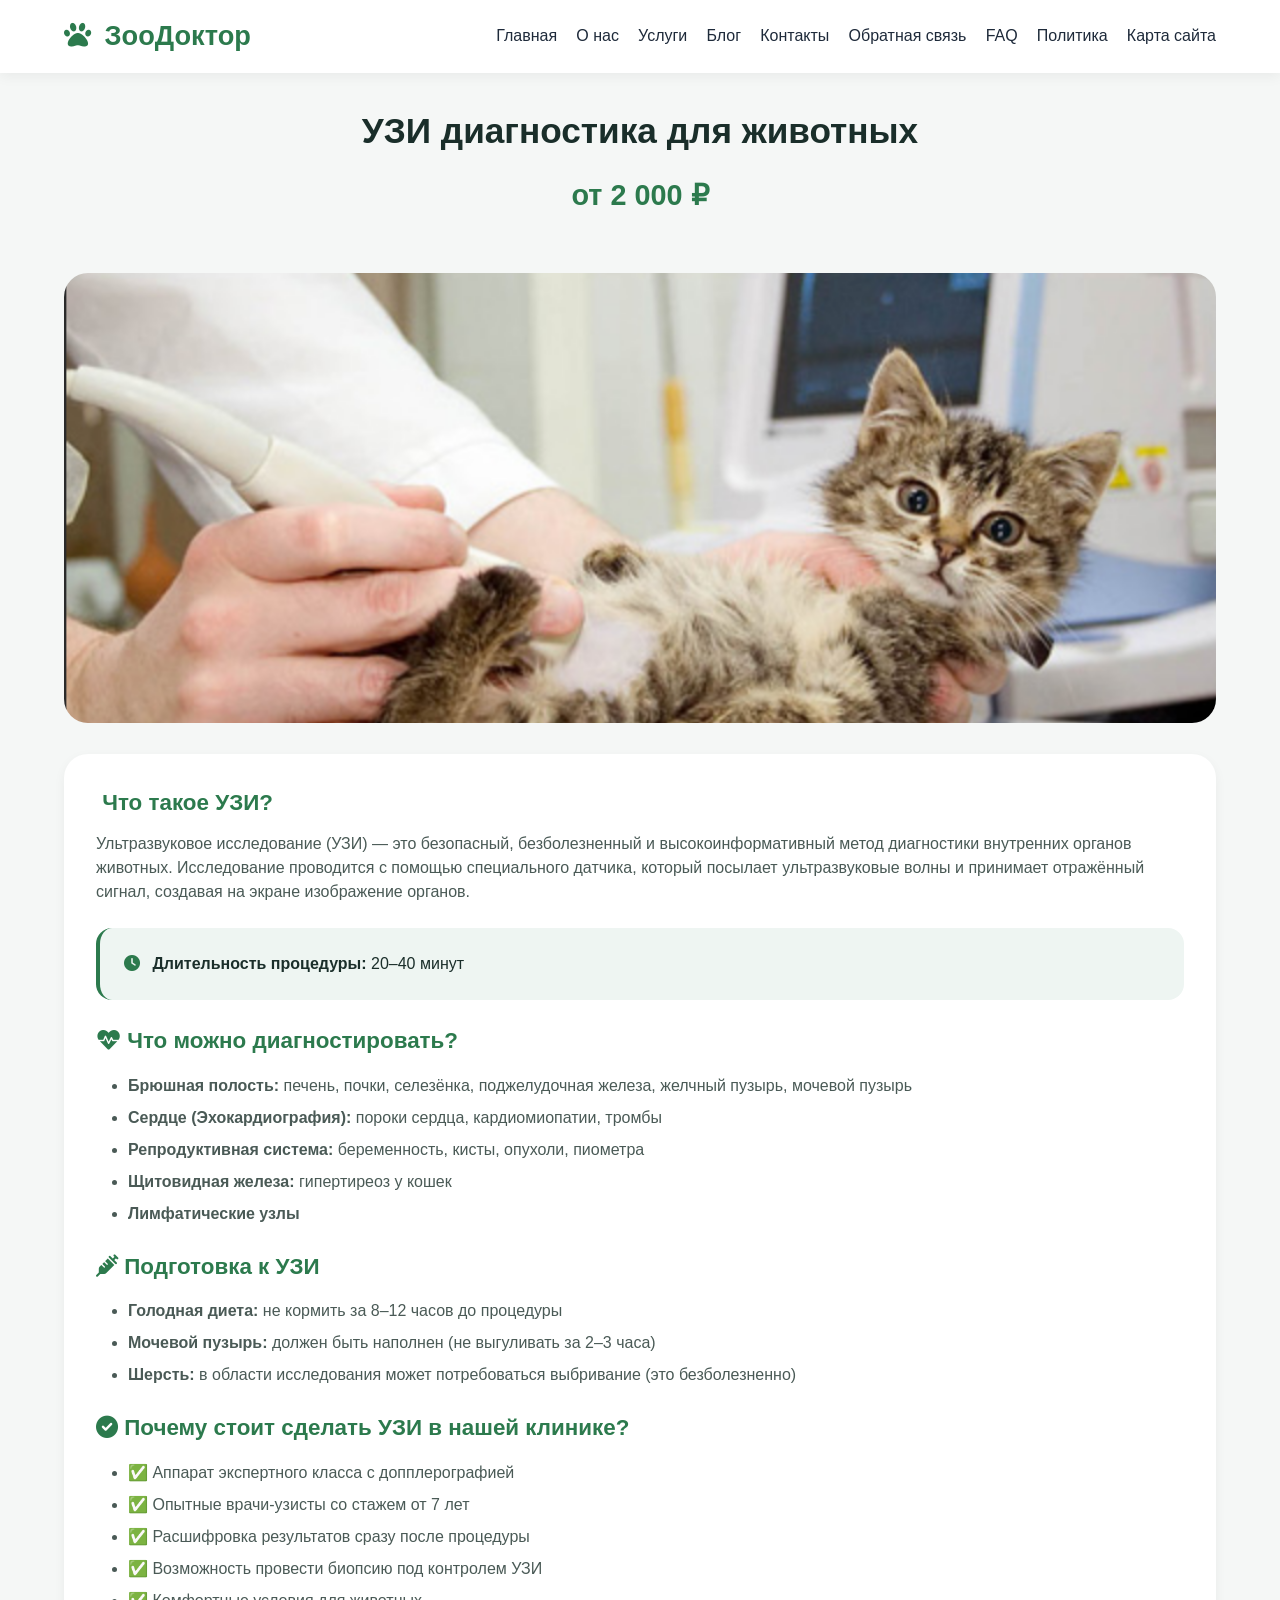
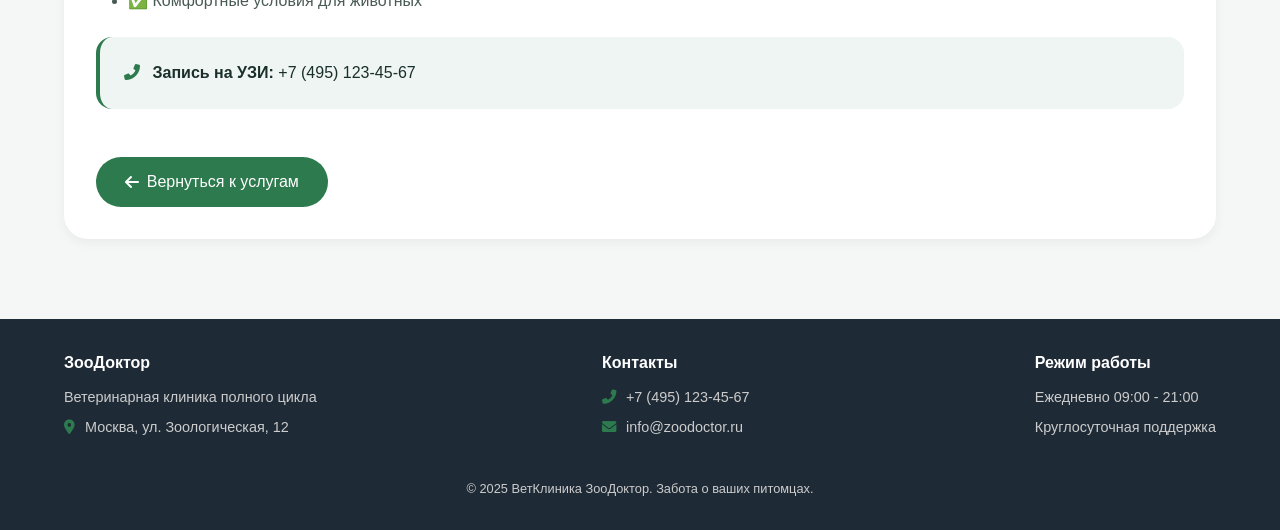
<file: VetClinica/service-detail.html>
<!DOCTYPE html>
<html lang="ru">

<head>
    <meta charset="UTF-8">
    <meta name="viewport" content="width=device-width, initial-scale=1.0">
    <title>ЗооДоктор - УЗИ диагностика</title>
    <link rel="stylesheet" href="https://cdnjs.cloudflare.com/ajax/libs/font-awesome/6.0.0-beta3/css/all.min.css">
    <link rel="stylesheet" href="service-detail.css">
</head>

<body>

    <header>
        <div class="container">
            <div class="navbar">
                <div class="logo">
                    <a href="index.html"><i class="fas fa-paw"></i> ЗооДоктор</a>
                </div>
                <button class="nav-toggle" id="navToggle"><i class="fas fa-bars"></i></button>
                <ul class="nav-menu" id="navMenu">
                    <li><a href="index.html">Главная</a></li>
                    <li><a href="about.html">О нас</a></li>
                    <li><a href="catalog.html">Услуги</a></li>
                    <li><a href="blog.html">Блог</a></li>
                    <li><a href="contacts.html">Контакты</a></li>
                    <li><a href="feedback.html">Обратная связь</a></li>
                    <li><a href="faq.html">FAQ</a></li>
                    <li><a href="privacy.html">Политика</a></li>
                    <li><a href="sitemap.html">Карта сайта</a></li>
                </ul>
            </div>
        </div>
    </header>

    <main>
        <div class="container">
            <div class="service-header">
                <h1>УЗИ диагностика для животных</h1>
                <div class="service-price">от 2 000 ₽</div>
            </div>

            <img class="service-image" src="img/узи.png" alt="УЗИ процедура для собаки">

            <div class="service-content">
                <h2><i class="fas fa-waveform"></i> Что такое УЗИ?</h2>
                <p>Ультразвуковое исследование (УЗИ) — это безопасный, безболезненный и высокоинформативный метод
                    диагностики внутренних органов животных. Исследование проводится с помощью специального датчика,
                    который посылает ультразвуковые волны и принимает отражённый сигнал, создавая на экране изображение
                    органов.</p>

                <div class="info-box">
                    <i class="fas fa-clock" style="color:#2c7a4d; margin-right:8px;"></i>
                    <strong>Длительность процедуры:</strong> 20–40 минут
                </div>

                <h2><i class="fas fa-heartbeat"></i> Что можно диагностировать?</h2>
                <ul>
                    <li><strong>Брюшная полость:</strong> печень, почки, селезёнка, поджелудочная железа, желчный
                        пузырь, мочевой пузырь</li>
                    <li><strong>Сердце (Эхокардиография):</strong> пороки сердца, кардиомиопатии, тромбы</li>
                    <li><strong>Репродуктивная система:</strong> беременность, кисты, опухоли, пиометра</li>
                    <li><strong>Щитовидная железа:</strong> гипертиреоз у кошек</li>
                    <li><strong>Лимфатические узлы</strong></li>
                </ul>

                <h2><i class="fas fa-syringe"></i> Подготовка к УЗИ</h2>
                <ul>
                    <li><strong>Голодная диета:</strong> не кормить за 8–12 часов до процедуры</li>
                    <li><strong>Мочевой пузырь:</strong> должен быть наполнен (не выгуливать за 2–3 часа)</li>
                    <li><strong>Шерсть:</strong> в области исследования может потребоваться выбривание (это
                        безболезненно)</li>
                </ul>

                <h2><i class="fas fa-check-circle"></i> Почему стоит сделать УЗИ в нашей клинике?</h2>
                <ul>
                    <li>✅ Аппарат экспертного класса с допплерографией</li>
                    <li>✅ Опытные врачи-узисты со стажем от 7 лет</li>
                    <li>✅ Расшифровка результатов сразу после процедуры</li>
                    <li>✅ Возможность провести биопсию под контролем УЗИ</li>
                    <li>✅ Комфортные условия для животных</li>
                </ul>

                <div class="info-box">
                    <i class="fas fa-phone-alt" style="color:#2c7a4d; margin-right:8px;"></i>
                    <strong>Запись на УЗИ:</strong> +7 (495) 123-45-67
                </div>

                <a href="catalog.html" class="btn-back">
                    <i class="fas fa-arrow-left"></i> Вернуться к услугам
                </a>
            </div>
        </div>
    </main>

    <footer>
        <div class="container">
            <div class="footer-content">
                <div class="footer-col">
                    <h4>ЗооДоктор</h4>
                    <p>Ветеринарная клиника полного цикла</p>
                    <p><i class="fas fa-map-marker-alt"></i> Москва, ул. Зоологическая, 12</p>
                </div>
                <div class="footer-col">
                    <h4>Контакты</h4>
                    <p><i class="fas fa-phone-alt"></i> +7 (495) 123-45-67</p>
                    <p><i class="fas fa-envelope"></i> info@zoodoctor.ru</p>
                </div>
                <div class="footer-col">
                    <h4>Режим работы</h4>
                    <p>Ежедневно 09:00 - 21:00</p>
                    <p>Круглосуточная поддержка</p>
                </div>
            </div>
            <div style="text-align: center; margin-top: 2rem; font-size: 0.8rem;">
                &copy; 2025 ВетКлиника ЗооДоктор. Забота о ваших питомцах.
            </div>
        </div>
    </footer>

    <script>
        document.getElementById('navToggle')?.addEventListener('click', function () {
            document.getElementById('navMenu').classList.toggle('show');
        });
    </script>

</body>

</html>
</file>
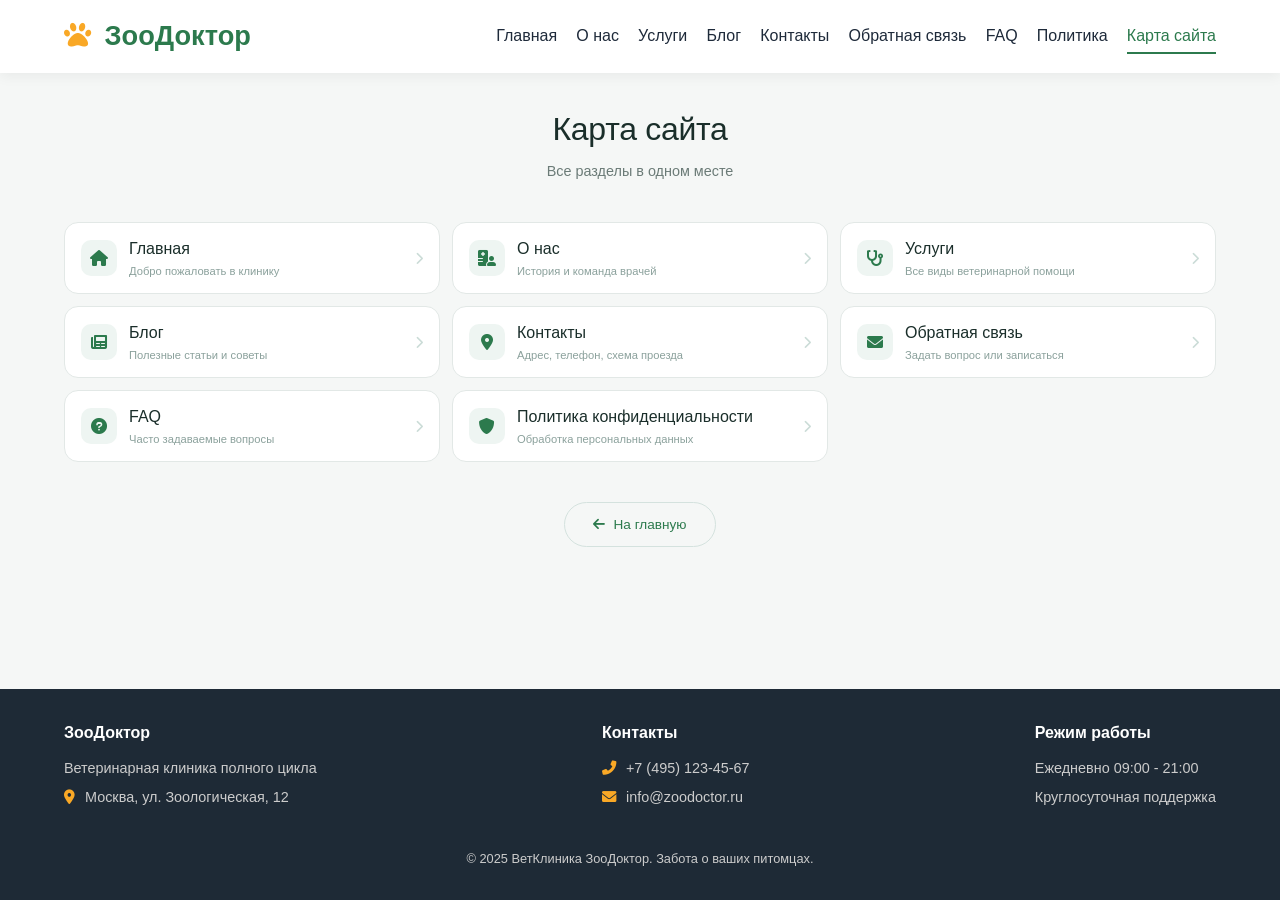
<file: VetClinica/sitemap.html>
<!DOCTYPE html>
<html lang="ru">

<head>
    <meta charset="UTF-8">
    <meta name="viewport" content="width=device-width, initial-scale=1.0">
    <title>ЗооДоктор - Карта сайта</title>
    <link rel="stylesheet" href="https://cdnjs.cloudflare.com/ajax/libs/font-awesome/6.0.0-beta3/css/all.min.css">
    <link rel="stylesheet" href="sitemap.css">
</head>

<body>

    <header>
        <div class="container">
            <div class="navbar">
                <div class="logo">
                    <a href="index.html"><i class="fas fa-paw"></i> ЗооДоктор</a>
                </div>
                <button class="nav-toggle" id="navToggle"><i class="fas fa-bars"></i></button>
                <ul class="nav-menu" id="navMenu">
                    <li><a href="index.html">Главная</a></li>
                    <li><a href="about.html">О нас</a></li>
                    <li><a href="catalog.html">Услуги</a></li>
                    <li><a href="blog.html">Блог</a></li>
                    <li><a href="contacts.html">Контакты</a></li>
                    <li><a href="feedback.html">Обратная связь</a></li>
                    <li><a href="faq.html">FAQ</a></li>
                    <li><a href="privacy.html">Политика</a></li>
                    <li><a href="sitemap.html" class="active">Карта сайта</a></li>
                </ul>
            </div>
        </div>
    </header>

    <main>
        <div class="container">
            <div class="header-section">
                <h1>Карта сайта</h1>
                <div class="subtitle">Все разделы в одном месте</div>
            </div>

            <div class="links-grid">
                <a href="index.html" class="link-item">
                    <div class="link-icon"><i class="fas fa-home"></i></div>
                    <div class="link-text">
                        <div class="link-title">Главная</div>
                        <div class="link-desc">Добро пожаловать в клинику</div>
                    </div>
                    <div class="arrow"><i class="fas fa-chevron-right"></i></div>
                </a>

                <a href="about.html" class="link-item">
                    <div class="link-icon"><i class="fas fa-hospital-user"></i></div>
                    <div class="link-text">
                        <div class="link-title">О нас</div>
                        <div class="link-desc">История и команда врачей</div>
                    </div>
                    <div class="arrow"><i class="fas fa-chevron-right"></i></div>
                </a>

                <a href="catalog.html" class="link-item">
                    <div class="link-icon"><i class="fas fa-stethoscope"></i></div>
                    <div class="link-text">
                        <div class="link-title">Услуги</div>
                        <div class="link-desc">Все виды ветеринарной помощи</div>
                    </div>
                    <div class="arrow"><i class="fas fa-chevron-right"></i></div>
                </a>

                <a href="blog.html" class="link-item">
                    <div class="link-icon"><i class="fas fa-newspaper"></i></div>
                    <div class="link-text">
                        <div class="link-title">Блог</div>
                        <div class="link-desc">Полезные статьи и советы</div>
                    </div>
                    <div class="arrow"><i class="fas fa-chevron-right"></i></div>
                </a>

                <a href="contacts.html" class="link-item">
                    <div class="link-icon"><i class="fas fa-map-marker-alt"></i></div>
                    <div class="link-text">
                        <div class="link-title">Контакты</div>
                        <div class="link-desc">Адрес, телефон, схема проезда</div>
                    </div>
                    <div class="arrow"><i class="fas fa-chevron-right"></i></div>
                </a>

                <a href="feedback.html" class="link-item">
                    <div class="link-icon"><i class="fas fa-envelope"></i></div>
                    <div class="link-text">
                        <div class="link-title">Обратная связь</div>
                        <div class="link-desc">Задать вопрос или записаться</div>
                    </div>
                    <div class="arrow"><i class="fas fa-chevron-right"></i></div>
                </a>

                <a href="faq.html" class="link-item">
                    <div class="link-icon"><i class="fas fa-question-circle"></i></div>
                    <div class="link-text">
                        <div class="link-title">FAQ</div>
                        <div class="link-desc">Часто задаваемые вопросы</div>
                    </div>
                    <div class="arrow"><i class="fas fa-chevron-right"></i></div>
                </a>

                <a href="privacy.html" class="link-item">
                    <div class="link-icon"><i class="fas fa-shield-alt"></i></div>
                    <div class="link-text">
                        <div class="link-title">Политика конфиденциальности</div>
                        <div class="link-desc">Обработка персональных данных</div>
                    </div>
                    <div class="arrow"><i class="fas fa-chevron-right"></i></div>
                </a>
            </div>

            <div style="text-align: center;">
                <a href="index.html" class="back-btn">
                    <i class="fas fa-arrow-left"></i> На главную
                </a>
            </div>
        </div>
    </main>

    <footer>
        <div class="container">
            <div class="footer-content">
                <div class="footer-col">
                    <h4>ЗооДоктор</h4>
                    <p>Ветеринарная клиника полного цикла</p>
                    <p><i class="fas fa-map-marker-alt"></i> Москва, ул. Зоологическая, 12</p>
                </div>
                <div class="footer-col">
                    <h4>Контакты</h4>
                    <p><i class="fas fa-phone-alt"></i> +7 (495) 123-45-67</p>
                    <p><i class="fas fa-envelope"></i> info@zoodoctor.ru</p>
                </div>
                <div class="footer-col">
                    <h4>Режим работы</h4>
                    <p>Ежедневно 09:00 - 21:00</p>
                    <p>Круглосуточная поддержка</p>
                </div>
            </div>
            <div style="text-align: center; margin-top: 2rem; font-size: 0.8rem;">
                &copy; 2025 ВетКлиника ЗооДоктор. Забота о ваших питомцах.
            </div>
        </div>
    </footer>

    <script>
        document.getElementById('navToggle')?.addEventListener('click', function () {
            document.getElementById('navMenu').classList.toggle('show');
        });
    </script>

</body>

</html>
</file>
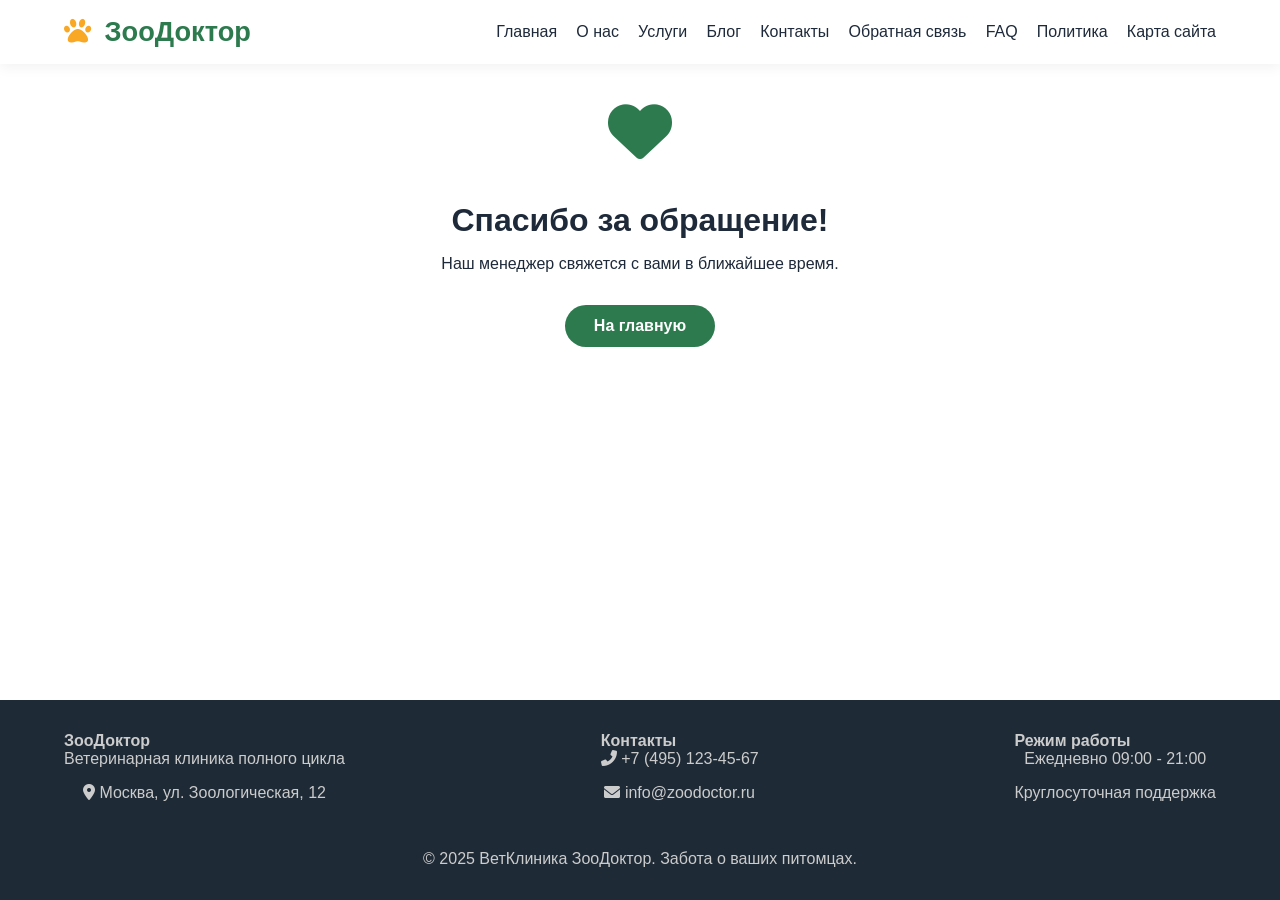
<file: VetClinica/thank-you.html>
<!DOCTYPE html>
<html lang="ru">

<head>
    <meta charset="UTF-8">
    <meta name="viewport" content="width=device-width, initial-scale=1.0">
    <title>ЗооДоктор - Спасибо!</title>
    <link rel="stylesheet" href="https://cdnjs.cloudflare.com/ajax/libs/font-awesome/6.0.0-beta3/css/all.min.css">
    <link rel="stylesheet" href="thank-you.css">
</head>

<body>
    <header>
        <div class="container">
            <div class="navbar">
                <div class="logo"><a href="index.html"><i class="fas fa-paw"></i> ЗооДоктор</a></div><button
                    class="nav-toggle" id="navToggle"><i class="fas fa-bars"></i></button>
                <ul class="nav-menu" id="navMenu">
                    <li><a href="index.html">Главная</a></li>
                    <li><a href="about.html">О нас</a></li>
                    <li><a href="catalog.html">Услуги</a></li>
                    <li><a href="blog.html">Блог</a></li>
                    <li><a href="contacts.html">Контакты</a></li>
                    <li><a href="feedback.html">Обратная связь</a></li>
                    <li><a href="faq.html">FAQ</a></li>
                    <li><a href="privacy.html">Политика</a></li>
                    <li><a href="sitemap.html">Карта сайта</a></li>
                </ul>
            </div>
        </div>
    </header>
    <main class="container">
        <div class="thankyou-icon"><i class="fas fa-heart"></i></div>
        <h2>Спасибо за обращение!</h2>
        <p>Наш менеджер свяжется с вами в ближайшее время.</p>
        <div style="text-align:center;"><a href="index.html" class="btn">На главную</a></div>
    </main>
    <footer>
        <div class="container">
            <div class="footer-content">
                <div class="footer-col">
                    <h4>ЗооДоктор</h4>
                    <p>Ветеринарная клиника полного цикла</p>
                    <p><i class="fas fa-map-marker-alt"></i> Москва, ул. Зоологическая, 12</p>
                </div>
                <div class="footer-col">
                    <h4>Контакты</h4>
                    <p><i class="fas fa-phone-alt"></i> +7 (495) 123-45-67</p>
                    <p><i class="fas fa-envelope"></i> info@zoodoctor.ru</p>
                </div>
                <div class="footer-col">
                    <h4>Режим работы</h4>
                    <p>Ежедневно 09:00 - 21:00</p>
                    <p>Круглосуточная поддержка</p>
                </div>
            </div>
            <div style="text-align:center; margin-top:2rem;">&copy; 2025 ВетКлиника ЗооДоктор. Забота о ваших питомцах.
            </div>
        </div>
    </footer>
    <script>docume
            < script > document.getElementById('navToggle')?.addEventListener('click', () => document.getElementById('navMenu').classList.toggle('show'));</script>
</body>

</html>
</file>
<file: VetClinica/about.css>
* {
            margin: 0;
            padding: 0;
            box-sizing: border-box;
        }

        body {
            font-family: 'Segoe UI', Roboto, sans-serif;
            background: #fff;
            color: #1e2a3a;
            line-height: 1.5;
            min-height: 100vh;
            display: flex;
            flex-direction: column;
        }

        .container {
            width: 90%;
            max-width: 1280px;
            margin: 0 auto;
        }

        header {
            background: white;
            box-shadow: 0 4px 12px rgba(0, 0, 0, 0.05);
            position: sticky;
            top: 0;
            z-index: 1000;
        }

        .navbar {
            display: flex;
            justify-content: space-between;
            align-items: center;
            flex-wrap: wrap;
            padding: 1rem 0;
        }

        .logo a {
            font-size: 1.7rem;
            font-weight: 700;
            color: #2c7a4d;
            text-decoration: none;
        }

        .logo i {
            color: #f9a826;
            margin-right: 6px;
        }

        .nav-toggle {
            display: none;
            font-size: 1.8rem;
            background: none;
            border: none;
            color: #2c7a4d;
            cursor: pointer;
        }

        .nav-menu {
            display: flex;
            gap: 1.2rem;
            list-style: none;
            flex-wrap: wrap;
        }

        .nav-menu li a {
            text-decoration: none;
            color: #1e2a3a;
            font-weight: 500;
            transition: 0.3s;
            padding: 0.5rem 0;
            border-bottom: 2px solid transparent;
        }

        .nav-menu li a:hover,
        .nav-menu li a.active {
            color: #2c7a4d;
            border-bottom-color: #2c7a4d;
        }

        h1 {
            font-size: 2.2rem;
            margin: 1.5rem 0;
            color: #1f5e3a;
        }

        h2 {
            font-size: 1.6rem;
            margin: 1.2rem 0 0.8rem;
            color: #2c7a4d;
        }

        img {
            border-radius: 24px;
            margin: 1rem 0;
            width: 100%;
            max-width: 800px;
            display: block;
            margin-left: auto;
            margin-right: auto;
        }

        p {
            margin-bottom: 1rem;
            font-size: 1.05rem;
        }

        .stats {
            display: flex;
            flex-wrap: wrap;
            gap: 1.5rem;
            justify-content: center;
            margin: 2rem 0;
        }

        .stat-card {
            background: #e0f2e9;
            padding: 1.5rem;
            border-radius: 1.5rem;
            text-align: center;
            flex: 1;
            min-width: 150px;
        }

        .stat-card .number {
            font-size: 2.5rem;
            font-weight: 700;
            color: #1f5e3a;
        }

        footer {
            background: #1e2a36;
            color: #ccc;
            padding: 2rem 0;
            margin-top: 3rem;
        }

        .footer-content {
            display: flex;
            flex-wrap: wrap;
            justify-content: space-between;
            gap: 2rem;
        }

        @media (max-width:768px) {
            .nav-toggle {
                display: block;
            }

            .nav-menu {
                display: none;
                width: 100%;
                flex-direction: column;
                padding: 1rem 0;
            }

            .nav-menu.show {
                display: flex;
            }
        }
</file>
<file: VetClinica/blog.css>
* {
            margin: 0;
            padding: 0;
            box-sizing: border-box;
        }

        body {
            font-family: 'Segoe UI', Roboto, sans-serif;
            background: #fff;
            color: #1e2a3a;
            line-height: 1.5;
            min-height: 100vh;
            display: flex;
            flex-direction: column;
        }

        .container {
            width: 90%;
            max-width: 1280px;
            margin: 0 auto;
        }

        header {
            background: white;
            box-shadow: 0 4px 12px rgba(0, 0, 0, 0.05);
            position: sticky;
            top: 0;
            z-index: 1000;
        }

        .navbar {
            display: flex;
            justify-content: space-between;
            align-items: center;
            flex-wrap: wrap;
            padding: 1rem 0;
        }

        .logo a {
            font-size: 1.7rem;
            font-weight: 700;
            color: #2c7a4d;
            text-decoration: none;
        }

        .logo i {
            color: #f9a826;
            margin-right: 6px;
        }

        .nav-toggle {
            display: none;
            font-size: 1.8rem;
            background: none;
            border: none;
            color: #2c7a4d;
            cursor: pointer;
        }

        .nav-menu {
            display: flex;
            gap: 1.2rem;
            list-style: none;
            flex-wrap: wrap;
        }

        .nav-menu li a {
            text-decoration: none;
            color: #1e2a3a;
            font-weight: 500;
            transition: 0.3s;
            padding: 0.5rem 0;
            border-bottom: 2px solid transparent;
        }

        .nav-menu li a:hover,
        .nav-menu li a.active {
            color: #2c7a4d;
            border-bottom-color: #2c7a4d;
        }

        h1 {
            font-size: 2rem;
            margin: 1.5rem 0;
            color: #1f5e3a;
            text-align: center;
        }

        .blog-grid {
            display: grid;
            grid-template-columns: repeat(auto-fill, minmax(320px, 1fr));
            gap: 2rem;
            margin: 2rem 0;
        }

        .blog-card {
            background: white;
            border-radius: 1.2rem;
            overflow: hidden;
            box-shadow: 0 4px 12px rgba(0, 0, 0, 0.05);
            transition: 0.3s;
        }

        .blog-card:hover {
            transform: translateY(-5px);
        }

        .blog-card img {
            width: 100%;
            height: 220px;
            object-fit: cover;
        }

        .blog-card .content {
            padding: 1.5rem;
        }

        .blog-card h3 {
            color: #2c7a4d;
            margin-bottom: 0.5rem;
        }

        .blog-card .meta {
            color: #8a9ba8;
            font-size: 0.85rem;
            margin: 0.5rem 0;
        }

        .blog-card p {
            margin-bottom: 0.8rem;
        }

        .subscribe {
            background: #e0f2e9;
            padding: 2rem;
            border-radius: 1.5rem;
            text-align: center;
            margin: 2rem 0;
        }

        footer {
            background: #1e2a36;
            color: #ccc;
            padding: 2rem 0;
            margin-top: 3rem;
        }

        .footer-content {
            display: flex;
            flex-wrap: wrap;
            justify-content: space-between;
            gap: 2rem;
        }

        @media (max-width:768px) {
            .nav-toggle {
                display: block;
            }

            .nav-menu {
                display: none;
                width: 100%;
                flex-direction: column;
                padding: 1rem 0;
            }

            .nav-menu.show {
                display: flex;
            }
        }
</file>
<file: VetClinica/catalog.css>
* {
            margin: 0;
            padding: 0;
            box-sizing: border-box;
        }

        body {
            font-family: 'Segoe UI', Roboto, sans-serif;
            background: #fff;
            color: #1e2a3a;
            line-height: 1.5;
            min-height: 100vh;
            display: flex;
            flex-direction: column;
        }

        .container {
            width: 90%;
            max-width: 1280px;
            margin: 0 auto;
        }

        header {
            background: white;
            box-shadow: 0 4px 12px rgba(0, 0, 0, 0.05);
            position: sticky;
            top: 0;
            z-index: 1000;
        }

        .navbar {
            display: flex;
            justify-content: space-between;
            align-items: center;
            flex-wrap: wrap;
            padding: 1rem 0;
        }

        .logo a {
            font-size: 1.7rem;
            font-weight: 700;
            color: #2c7a4d;
            text-decoration: none;
        }

        .logo i {
            color: #f9a826;
            margin-right: 6px;
        }

        .nav-toggle {
            display: none;
            font-size: 1.8rem;
            background: none;
            border: none;
            color: #2c7a4d;
            cursor: pointer;
        }

        .nav-menu {
            display: flex;
            gap: 1.2rem;
            list-style: none;
            flex-wrap: wrap;
        }

        .nav-menu li a {
            text-decoration: none;
            color: #1e2a3a;
            font-weight: 500;
            transition: 0.3s;
            padding: 0.5rem 0;
            border-bottom: 2px solid transparent;
        }

        .nav-menu li a:hover,
        .nav-menu li a.active {
            color: #2c7a4d;
            border-bottom-color: #2c7a4d;
        }

        h1 {
            font-size: 2rem;
            margin: 1.5rem 0;
            color: #1f5e3a;
            text-align: center;
        }

        .cards {
            display: flex;
            flex-wrap: wrap;
            gap: 2rem;
            justify-content: center;
            margin: 2rem 0;
        }

        .card {
            background: white;
            border-radius: 1.5rem;
            overflow: hidden;
            box-shadow: 0 4px 12px rgba(0, 0, 0, 0.05);
            transition: 0.3s;
            flex: 1 1 300px;
            max-width: 350px;
        }

        .card:hover {
            transform: translateY(-5px);
        }

        .card img {
            width: 100%;
            height: 220px;
            object-fit: cover;
        }

        .card-content {
            padding: 1.5rem;
        }

        .card-content h3 {
            color: #2c7a4d;
            margin-bottom: 0.8rem;
            font-size: 1.3rem;
        }

        .card-content p {
            margin-bottom: 0.8rem;
            color: #5a6e7c;
        }

        .price {
            font-weight: bold;
            color: #1f5e3a;
            font-size: 1.2rem;
            margin-top: 0.8rem;
        }


        footer {
            background: #1e2a36;
            color: #ccc;
            padding: 2rem 0;
            margin-top: 3rem;
        }

        .footer-content {
            display: flex;
            flex-wrap: wrap;
            justify-content: space-between;
            gap: 2rem;
        }

        @media (max-width:768px) {
            .nav-toggle {
                display: block;
            }

            .nav-menu {
                display: none;
                width: 100%;
                flex-direction: column;
                padding: 1rem 0;
            }

            .nav-menu.show {
                display: flex;
            }
        }
</file>
<file: VetClinica/contacts.css>
* {
            margin: 0;
            padding: 0;
            box-sizing: border-box;
        }

        body {
            font-family: 'Segoe UI', sans-serif;
            background: #fff;
            color: #1e2a3a;
        }

        .container {
            width: 90%;
            max-width: 1280px;
            margin: 0 auto;
        }

        header {
            background: white;
            box-shadow: 0 4px 12px rgba(0, 0, 0, 0.05);
            position: sticky;
            top: 0;
            z-index: 1000;
        }

        .navbar {
            display: flex;
            justify-content: space-between;
            align-items: center;
            flex-wrap: wrap;
            padding: 1rem 0;
        }

        .logo a {
            font-size: 1.7rem;
            font-weight: 700;
            color: #2c7a4d;
            text-decoration: none;
        }

        .logo i {
            color: #f9a826;
            margin-right: 6px;
        }

        .nav-toggle {
            display: none;
            font-size: 1.8rem;
            background: none;
            border: none;
            color: #2c7a4d;
            cursor: pointer;
        }

        .nav-menu {
            display: flex;
            gap: 1.2rem;
            list-style: none;
            flex-wrap: wrap;
        }

        .nav-menu li a {
            text-decoration: none;
            color: #1e2a3a;
            font-weight: 500;
            transition: 0.3s;
            padding: 0.5rem 0;
            border-bottom: 2px solid transparent;
        }

        .nav-menu li a:hover {
            color: #2c7a4d;
            border-bottom-color: #2c7a4d;
        }

        h1 {
            font-size: 2rem;
            margin: 1.5rem 0;
            color: #1f5e3a;
        }

        .contact-info {
            margin: 2rem 0;
        }

        .contact-info p {
            margin: 1rem 0;
            font-size: 1.2rem;
        }

        iframe {
            border-radius: 24px;
            margin: 1rem 0;
        }

        footer {
            background: #1e2a36;
            color: #ccc;
            padding: 2rem 0;
            margin-top: 3rem;
        }

        .footer-content {
            display: flex;
            flex-wrap: wrap;
            justify-content: space-between;
            gap: 2rem;
        }

        @media (max-width:768px) {
            .nav-toggle {
                display: block;
            }

            .nav-menu {
                display: none;
                width: 100%;
                flex-direction: column;
            }

            .nav-menu.show {
                display: flex;
            }
        }
</file>
<file: VetClinica/faq.css>
* {
            margin: 0;
            padding: 0;
            box-sizing: border-box;
        }

        body {
            font-family: 'Segoe UI', Roboto, sans-serif;
            background: #fff;
            color: #1e2a3a;
            line-height: 1.5;
            min-height: 100vh;
            display: flex;
            flex-direction: column;
        }

        .container {
            width: 90%;
            max-width: 1280px;
            margin: 0 auto;
        }

        header {
            background: white;
            box-shadow: 0 4px 12px rgba(0, 0, 0, 0.05);
            position: sticky;
            top: 0;
            z-index: 1000;
        }

        .navbar {
            display: flex;
            justify-content: space-between;
            align-items: center;
            flex-wrap: wrap;
            padding: 1rem 0;
        }

        .logo a {
            font-size: 1.7rem;
            font-weight: 700;
            color: #2c7a4d;
            text-decoration: none;
        }

        .logo i {
            color: #f9a826;
            margin-right: 6px;
        }

        .nav-toggle {
            display: none;
            font-size: 1.8rem;
            background: none;
            border: none;
            color: #2c7a4d;
            cursor: pointer;
        }

        .nav-menu {
            display: flex;
            gap: 1.2rem;
            list-style: none;
            flex-wrap: wrap;
        }

        .nav-menu li a {
            text-decoration: none;
            color: #1e2a3a;
            font-weight: 500;
            transition: 0.3s;
            padding: 0.5rem 0;
            border-bottom: 2px solid transparent;
        }

        .nav-menu li a:hover,
        .nav-menu li a.active {
            color: #2c7a4d;
            border-bottom-color: #2c7a4d;
        }

        h1 {
            font-size: 2rem;
            margin: 1.5rem 0;
            color: #1f5e3a;
            text-align: center;
        }

        .faq-item {
            background: white;
            border-radius: 1rem;
            margin-bottom: 1rem;
            box-shadow: 0 4px 12px rgba(0, 0, 0, 0.05);
        }

        .faq-question {
            background: #e0f2e9;
            padding: 1rem;
            font-weight: bold;
            cursor: pointer;
            border-radius: 1rem;
            display: flex;
            justify-content: space-between;
        }

        .faq-answer {
            max-height: 0;
            overflow: hidden;
            transition: max-height 0.4s ease;
            padding: 0 1rem;
            background: white;
            border-radius: 0 0 1rem 1rem;
        }

        .faq-item.active .faq-answer {
            max-height: 500px;
            padding: 1rem;
        }

        .faq-answer p {
            margin-bottom: 0.5rem;
        }

        .help-block {
            background: #f8f9fa;
            padding: 1.5rem;
            border-radius: 1.5rem;
            margin: 2rem 0;
            text-align: center;
        }

        footer {
            background: #1e2a36;
            color: #ccc;
            padding: 2rem 0;
            margin-top: 3rem;
        }

        .footer-content {
            display: flex;
            flex-wrap: wrap;
            justify-content: space-between;
            gap: 2rem;
        }

        @media (max-width:768px) {
            .nav-toggle {
                display: block;
            }

            .nav-menu {
                display: none;
                width: 100%;
                flex-direction: column;
                padding: 1rem 0;
            }

            .nav-menu.show {
                display: flex;
            }
        }
</file>
<file: VetClinica/feedback.css>
* {
            margin: 0;
            padding: 0;
            box-sizing: border-box;
        }

        body {
            font-family: 'Segoe UI', sans-serif;
            background: #fff;
            color: #1e2a3a;
        }

        .container {
            width: 90%;
            max-width: 1280px;
            margin: 0 auto;
        }

        header {
            background: white;
            box-shadow: 0 4px 12px rgba(0, 0, 0, 0.05);
            position: sticky;
            top: 0;
            z-index: 1000;
        }

        .navbar {
            display: flex;
            justify-content: space-between;
            align-items: center;
            flex-wrap: wrap;
            padding: 1rem 0;
        }

        .logo a {
            font-size: 1.7rem;
            font-weight: 700;
            color: #2c7a4d;
            text-decoration: none;
        }

        .logo i {
            color: #f9a826;
            margin-right: 6px;
        }

        .nav-toggle {
            display: none;
            font-size: 1.8rem;
            background: none;
            border: none;
            color: #2c7a4d;
            cursor: pointer;
        }

        .nav-menu {
            display: flex;
            gap: 1.2rem;
            list-style: none;
            flex-wrap: wrap;
        }

        .nav-menu li a {
            text-decoration: none;
            color: #1e2a3a;
            font-weight: 500;
            transition: 0.3s;
            padding: 0.5rem 0;
            border-bottom: 2px solid transparent;
        }

        .nav-menu li a:hover {
            color: #2c7a4d;
            border-bottom-color: #2c7a4d;
        }

        .form-card {
            background: #f8f9fa;
            padding: 2rem;
            border-radius: 2rem;
            margin: 2rem 0;
        }

        .form-group {
            margin-bottom: 1.2rem;
        }

        label {
            font-weight: 600;
            display: block;
            margin-bottom: 0.4rem;
        }

        input,
        textarea {
            width: 100%;
            padding: 0.8rem;
            border: 1px solid #ccc;
            border-radius: 1rem;
            font-family: inherit;
        }

        .btn {
            background: #2c7a4d;
            color: white;
            padding: 0.75rem 1.8rem;
            border-radius: 40px;
            border: none;
            font-weight: 600;
            cursor: pointer;
        }

        h1 {
            font-size: 2rem;
            margin: 1.5rem 0;
            color: #1f5e3a;
            text-align: center;
        }

        footer {
            background: #1e2a36;
            color: #ccc;
            padding: 2rem 0;
            margin-top: 3rem;
        }

        .footer-content {
            display: flex;
            flex-wrap: wrap;
            justify-content: space-between;
            gap: 2rem;
        }

        @media (max-width:768px) {
            .nav-toggle {
                display: block;
            }

            .nav-menu {
                display: none;
                width: 100%;
                flex-direction: column;
            }

            .nav-menu.show {
                display: flex;
            }
        }
</file>
<file: VetClinica/privacy.css>
* {
            margin: 0;
            padding: 0;
            box-sizing: border-box;
        }

        body {
            font-family: 'Segoe UI', Roboto, sans-serif;
            background: #fff;
            color: #1e2a3a;
            line-height: 1.5;
            min-height: 100vh;
            display: flex;
            flex-direction: column;
        }

        .container {
            width: 90%;
            max-width: 1280px;
            margin: 0 auto;
        }

        header {
            background: white;
            box-shadow: 0 4px 12px rgba(0, 0, 0, 0.05);
            position: sticky;
            top: 0;
            z-index: 1000;
        }

        .navbar {
            display: flex;
            justify-content: space-between;
            align-items: center;
            flex-wrap: wrap;
            padding: 1rem 0;
        }

        .logo a {
            font-size: 1.7rem;
            font-weight: 700;
            color: #2c7a4d;
            text-decoration: none;
        }

        .logo i {
            color: #f9a826;
            margin-right: 6px;
        }

        .nav-toggle {
            display: none;
            font-size: 1.8rem;
            background: none;
            border: none;
            color: #2c7a4d;
            cursor: pointer;
        }

        .nav-menu {
            display: flex;
            gap: 1.2rem;
            list-style: none;
            flex-wrap: wrap;
        }

        .nav-menu li a {
            text-decoration: none;
            color: #1e2a3a;
            font-weight: 500;
            transition: 0.3s;
            padding: 0.5rem 0;
            border-bottom: 2px solid transparent;
        }

        .nav-menu li a:hover,
        .nav-menu li a.active {
            color: #2c7a4d;
            border-bottom-color: #2c7a4d;
        }

        h1 {
            font-size: 2rem;
            margin: 1.5rem 0;
            color: #1f5e3a;
        }

        h2 {
            font-size: 1.4rem;
            margin: 1.2rem 0 0.8rem;
            color: #2c7a4d;
        }

        p {
            margin: 1rem 0;
            line-height: 1.6;
        }

        footer {
            background: #1e2a36;
            color: #ccc;
            padding: 2rem 0;
            margin-top: 3rem;
        }

        .footer-content {
            display: flex;
            flex-wrap: wrap;
            justify-content: space-between;
            gap: 2rem;
        }

        @media (max-width:768px) {
            .nav-toggle {
                display: block;
            }

            .nav-menu {
                display: none;
                width: 100%;
                flex-direction: column;
                padding: 1rem 0;
            }

            .nav-menu.show {
                display: flex;
            }
        }
</file>
<file: VetClinica/service-detail.css>
* {
            margin: 0;
            padding: 0;
            box-sizing: border-box;
        }

        body {
            font-family: -apple-system, BlinkMacSystemFont, 'Segoe UI', Roboto, sans-serif;
            background: #f5f7f6;
            color: #1a2e2a;
            line-height: 1.5;
            min-height: 100vh;
            display: flex;
            flex-direction: column;
        }

        .container {
            max-width: 1280px;
            width: 90%;
            margin: 0 auto;
        }

        /* ШАПКА */
        header {
            background: white;
            box-shadow: 0 4px 12px rgba(0, 0, 0, 0.05);
            position: sticky;
            top: 0;
            z-index: 1000;
        }

        .navbar {
            display: flex;
            justify-content: space-between;
            align-items: center;
            flex-wrap: wrap;
            padding: 1rem 0;
        }

        .logo a {
            font-size: 1.7rem;
            font-weight: 700;
            color: #2c7a4d;
            text-decoration: none;
        }

        .logo i {
            color: #2c7a4d;
            margin-right: 6px;
        }

        .nav-toggle {
            display: none;
            font-size: 1.8rem;
            background: none;
            border: none;
            color: #2c7a4d;
            cursor: pointer;
        }

        .nav-menu {
            display: flex;
            gap: 1.2rem;
            list-style: none;
            flex-wrap: wrap;
        }

        .nav-menu li a {
            text-decoration: none;
            color: #1e2a3a;
            font-weight: 500;
            transition: 0.3s;
            padding: 0.5rem 0;
            border-bottom: 2px solid transparent;
        }

        .nav-menu li a:hover {
            color: #2c7a4d;
            border-bottom-color: #2c7a4d;
        }

        /* ОСНОВНОЙ КОНТЕНТ */
        main {
            flex: 1;
            padding: 2rem 0;
        }

        .service-header {
            text-align: center;
            margin-bottom: 2rem;
        }

        h1 {
            font-size: 2.2rem;
            color: #1a2e2a;
            margin-bottom: 0.5rem;
        }

        .service-price {
            font-size: 1.8rem;
            font-weight: 700;
            color: #2c7a4d;
            margin: 1rem 0;
        }

        .service-image {
            width: 100%;
            max-height: 450px;
            object-fit: cover;
            border-radius: 1.5rem;
            margin: 1.5rem 0;
        }

        .service-content {
            background: white;
            border-radius: 1.5rem;
            padding: 2rem;
            box-shadow: 0 4px 12px rgba(0, 0, 0, 0.05);
        }

        .service-content h2 {
            color: #2c7a4d;
            margin: 1.5rem 0 0.8rem;
            font-size: 1.4rem;
        }

        .service-content h2:first-of-type {
            margin-top: 0;
        }

        .service-content p {
            margin-bottom: 1rem;
            color: #4a5a56;
        }

        .service-content ul {
            margin: 1rem 0 1rem 2rem;
            color: #4a5a56;
        }

        .service-content li {
            margin-bottom: 0.5rem;
        }

        .info-box {
            background: #eef5f2;
            padding: 1.5rem;
            border-radius: 1rem;
            margin: 1.5rem 0;
            border-left: 4px solid #2c7a4d;
        }

        .btn-back {
            display: inline-flex;
            align-items: center;
            gap: 8px;
            background: #2c7a4d;
            color: white;
            padding: 0.8rem 1.8rem;
            border-radius: 40px;
            text-decoration: none;
            font-weight: 500;
            margin-top: 1.5rem;
            transition: 0.3s;
            border: none;
            cursor: pointer;
        }

        .btn-back:hover {
            background: #1f5e3a;
            transform: translateX(-3px);
        }

        /* ПОДВАЛ */
        footer {
            background: #1e2a36;
            color: #ccc;
            padding: 2rem 0;
            margin-top: 3rem;
        }

        .footer-content {
            display: flex;
            flex-wrap: wrap;
            justify-content: space-between;
            gap: 2rem;
        }

        .footer-col h4 {
            margin-bottom: 0.8rem;
            color: #fff;
        }

        .footer-col p {
            margin-bottom: 0.5rem;
            font-size: 0.9rem;
        }

        .footer-col i {
            margin-right: 6px;
            color: #2c7a4d;
        }

        /* Адаптив */
        @media (max-width: 768px) {
            .nav-toggle {
                display: block;
            }

            .nav-menu {
                display: none;
                width: 100%;
                flex-direction: column;
                padding: 1rem 0;
            }

            .nav-menu.show {
                display: flex;
            }

            .footer-content {
                flex-direction: column;
                text-align: center;
                gap: 1.5rem;
            }

            h1 {
                font-size: 1.6rem;
            }

            .service-price {
                font-size: 1.4rem;
            }
        }
</file>
<file: VetClinica/sitemap.css>
* {
            margin: 0;
            padding: 0;
            box-sizing: border-box;
        }

        body {
            font-family: -apple-system, BlinkMacSystemFont, 'Segoe UI', Roboto, Helvetica, Arial, sans-serif;
            background: #f5f7f6;
            color: #1a2e2a;
            line-height: 1.5;
            min-height: 100vh;
            display: flex;
            flex-direction: column;
        }

        .container {
            max-width: 1280px;
            width: 90%;
            margin: 0 auto;
        }

        /* ШАПКА (как на всех страницах) */
        header {
            background: white;
            box-shadow: 0 4px 12px rgba(0, 0, 0, 0.05);
            position: sticky;
            top: 0;
            z-index: 1000;
        }

        .navbar {
            display: flex;
            justify-content: space-between;
            align-items: center;
            flex-wrap: wrap;
            padding: 1rem 0;
        }

        .logo a {
            font-size: 1.7rem;
            font-weight: 700;
            color: #2c7a4d;
            text-decoration: none;
        }

        .logo i {
            color: #f9a826;
            margin-right: 6px;
        }

        .nav-toggle {
            display: none;
            font-size: 1.8rem;
            background: none;
            border: none;
            color: #2c7a4d;
            cursor: pointer;
        }

        .nav-menu {
            display: flex;
            gap: 1.2rem;
            list-style: none;
            flex-wrap: wrap;
        }

        .nav-menu li a {
            text-decoration: none;
            color: #1e2a3a;
            font-weight: 500;
            transition: 0.3s;
            padding: 0.5rem 0;
            border-bottom: 2px solid transparent;
        }

        .nav-menu li a:hover,
        .nav-menu li a.active {
            color: #2c7a4d;
            border-bottom-color: #2c7a4d;
        }

        main {
            flex: 1;
            padding: 2rem 0;
        }

        .header-section {
            text-align: center;
            margin-bottom: 2.5rem;
        }

        h1 {
            font-size: 2rem;
            font-weight: 500;
            color: #1a2e2a;
            letter-spacing: -0.3px;
        }

        .subtitle {
            color: #6b7b77;
            font-size: 0.9rem;
            margin-top: 0.5rem;
        }

        .links-grid {
            display: grid;
            grid-template-columns: repeat(auto-fill, minmax(280px, 1fr));
            gap: 0.75rem;
            margin: 2rem 0;
        }

        .link-item {
            display: flex;
            align-items: center;
            gap: 12px;
            padding: 0.85rem 1rem;
            background: white;
            border-radius: 14px;
            text-decoration: none;
            color: #1a2e2a;
            transition: all 0.25s ease;
            border: 1px solid #e2e8e6;
        }

        .link-item:hover {
            border-color: #2c7a4d;
            transform: translateX(4px);
            box-shadow: 0 4px 12px rgba(44, 122, 77, 0.1);
        }

        .link-icon {
            width: 36px;
            height: 36px;
            background: #eef5f2;
            border-radius: 10px;
            display: flex;
            align-items: center;
            justify-content: center;
            font-size: 1rem;
            color: #2c7a4d;
            transition: all 0.2s;
            flex-shrink: 0;
        }

        .link-item:hover .link-icon {
            background: #2c7a4d;
            color: white;
        }

        .link-text {
            flex: 1;
        }

        .link-title {
            font-weight: 500;
            font-size: 1rem;
            margin-bottom: 2px;
            color: #1a2e2a;
        }

        .link-desc {
            font-size: 0.7rem;
            color: #8ba19c;
        }

        .arrow {
            color: #cbdcd7;
            font-size: 0.8rem;
            transition: all 0.2s;
            flex-shrink: 0;
        }

        .link-item:hover .arrow {
            color: #2c7a4d;
            transform: translateX(3px);
        }

        .back-btn {
            display: inline-flex;
            align-items: center;
            gap: 8px;
            background: transparent;
            border: 1px solid #d4e2de;
            padding: 0.7rem 1.8rem;
            border-radius: 40px;
            color: #2c7a4d;
            text-decoration: none;
            font-size: 0.85rem;
            font-weight: 500;
            transition: all 0.25s;
            margin-top: 0.5rem;
        }

        .back-btn:hover {
            background: #2c7a4d;
            border-color: #2c7a4d;
            color: white;
        }

        footer {
            background: #1e2a36;
            color: #ccc;
            padding: 2rem 0;
            margin-top: 3rem;
        }

        .footer-content {
            display: flex;
            flex-wrap: wrap;
            justify-content: space-between;
            gap: 2rem;
        }

        .footer-col h4 {
            margin-bottom: 0.8rem;
            color: #fff;
        }

        .footer-col p {
            margin-bottom: 0.5rem;
            font-size: 0.9rem;
        }

        .footer-col i {
            margin-right: 6px;
            color: #f9a826;
        }

        @media (max-width: 768px) {
            .nav-toggle {
                display: block;
            }

            .nav-menu {
                display: none;
                width: 100%;
                flex-direction: column;
                padding: 1rem 0;
            }

            .nav-menu.show {
                display: flex;
            }

            .links-grid {
                grid-template-columns: 1fr;
                gap: 0.6rem;
            }

            .footer-content {
                flex-direction: column;
                text-align: center;
                gap: 1.5rem;
            }
        }
</file>
<file: VetClinica/thank-you.css>
* {
            margin: 0;
            padding: 0;
            box-sizing: border-box;
        }

        body {
            font-family: 'Segoe UI', sans-serif;
            background: #fff;
            color: #1e2a3a;
        }

        .container {
            width: 90%;
            max-width: 1280px;
            margin: 0 auto;
        }

        header {
            background: white;
            box-shadow: 0 4px 12px rgba(0, 0, 0, 0.05);
            position: sticky;
            top: 0;
            z-index: 1000;
        }

        .navbar {
            display: flex;
            justify-content: space-between;
            align-items: center;
            flex-wrap: wrap;
            padding: 1rem 0;
        }

        .logo a {
            font-size: 1.7rem;
            font-weight: 700;
            color: #2c7a4d;
            text-decoration: none;
        }

        .logo i {
            color: #f9a826;
            margin-right: 6px;
        }

        .nav-toggle {
            display: none;
            font-size: 1.8rem;
            background: none;
            border: none;
            color: #2c7a4d;
            cursor: pointer;
        }

        .nav-menu {
            display: flex;
            gap: 1.2rem;
            list-style: none;
            flex-wrap: wrap;
        }

        .nav-menu li a {
            text-decoration: none;
            color: #1e2a3a;
            font-weight: 500;
            transition: 0.3s;
            padding: 0.5rem 0;
            border-bottom: 2px solid transparent;
        }

        .nav-menu li a:hover {
            color: #2c7a4d;
            border-bottom-color: #2c7a4d;
        }

        .thankyou-icon {
            font-size: 4rem;
            color: #2c7a4d;
            text-align: center;
            margin: 2rem 0;
        }

        .btn {
            display: inline-block;
            background: #2c7a4d;
            color: white;
            padding: 0.75rem 1.8rem;
            border-radius: 40px;
            text-decoration: none;
            font-weight: 600;
            margin-top: 1rem;
        }

        h2 {
            font-size: 2rem;
            margin: 1rem 0;
            text-align: center;
        }

        p {
            text-align: center;
            margin-bottom: 1rem;
        }

        footer {
            background: #1e2a36;
            color: #ccc;
            padding: 2rem 0;
            margin-top: 3rem;
        }

        .footer-content {
            display: flex;
            flex-wrap: wrap;
            justify-content: space-between;
            gap: 2rem;
        }

        @media (max-width:768px) {
            .nav-toggle {
                display: block;
            }

            .nav-menu {
                display: none;
                width: 100%;
                flex-direction: column;
            }

            .nav-menu.show {
                display: flex;
            }
        }

        html,
        body {
            height: 100%;
            margin: 0;
            padding: 0;
        }

        body {
            display: flex;
            flex-direction: column;
            min-height: 100vh;
        }

        main {
            flex: 1;
            /* Это заставляет основное содержимое занимать всё доступное место */
        }

        footer {
            margin-top: auto;
            /* дополнительная страховка: прижмёт подвал к низу */
            background: #1e2a36;
            color: #ccc;
            padding: 2rem 0;
        }
</file>
